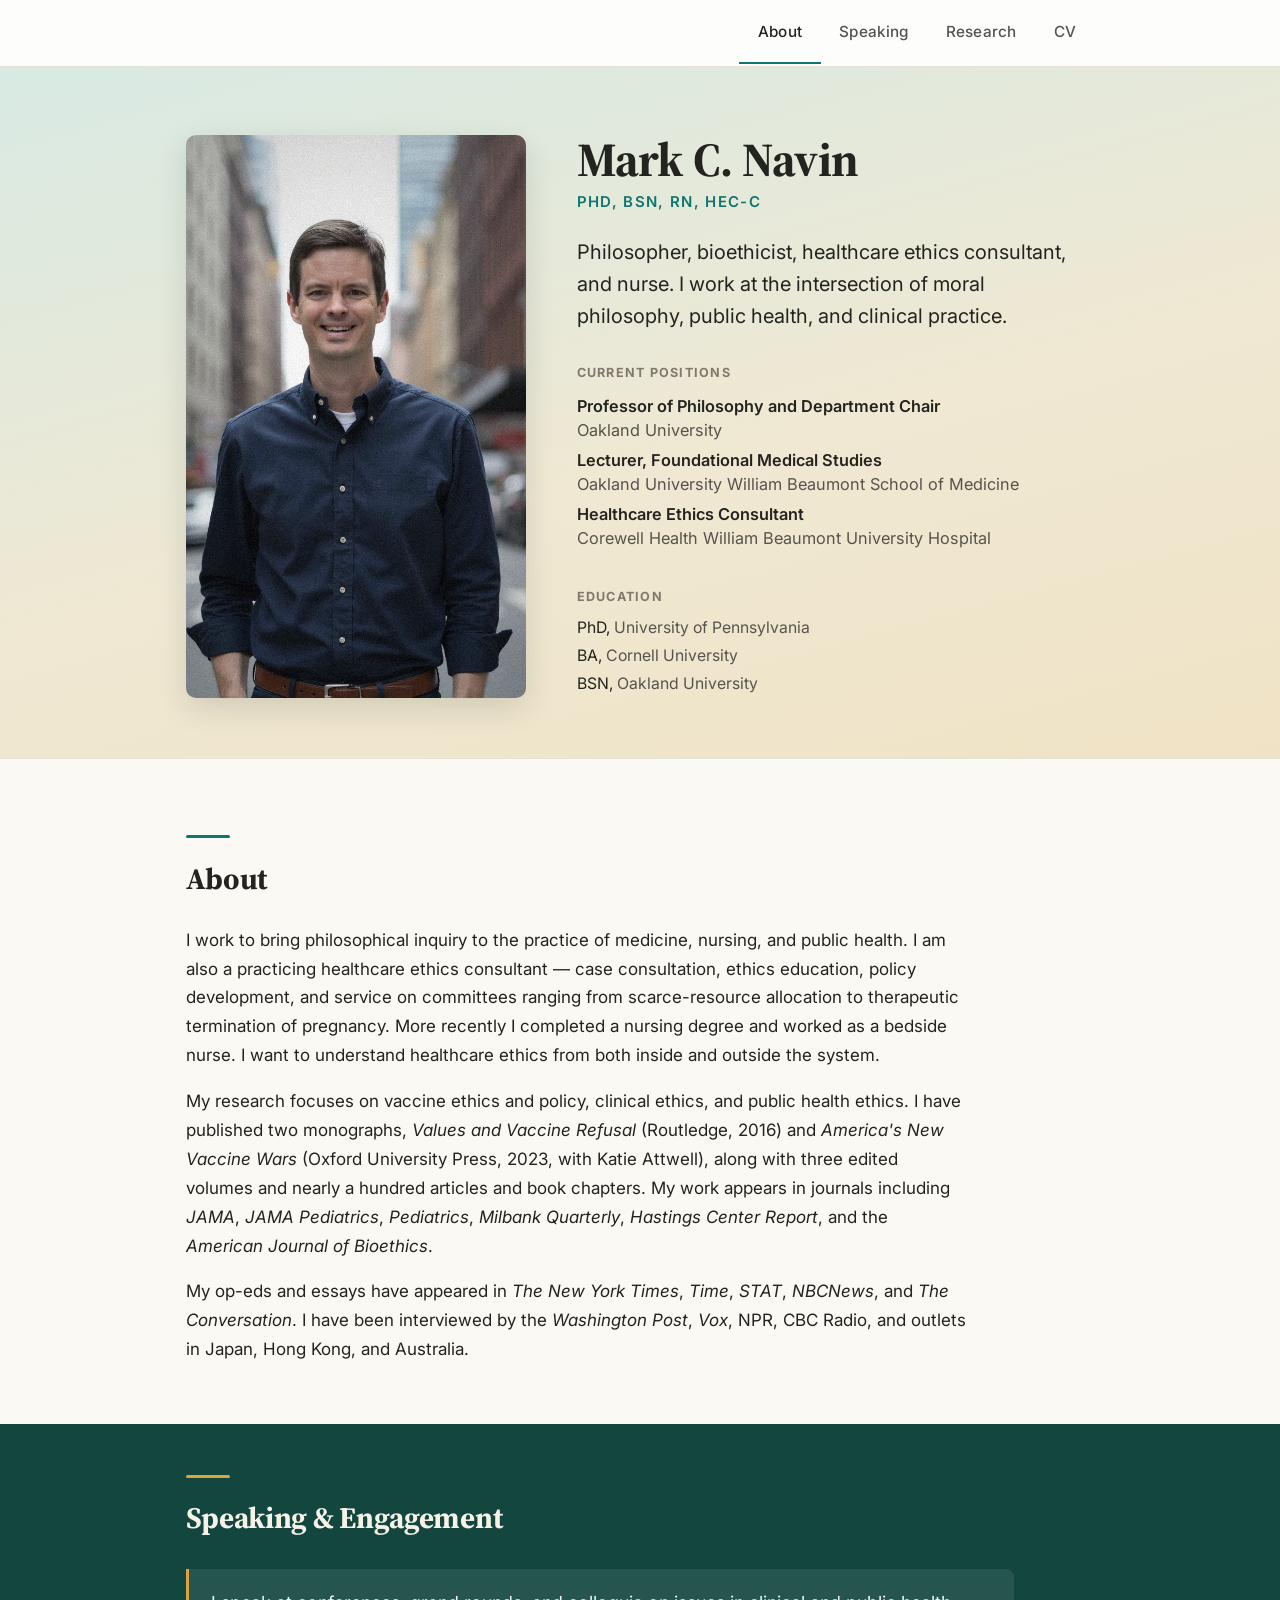
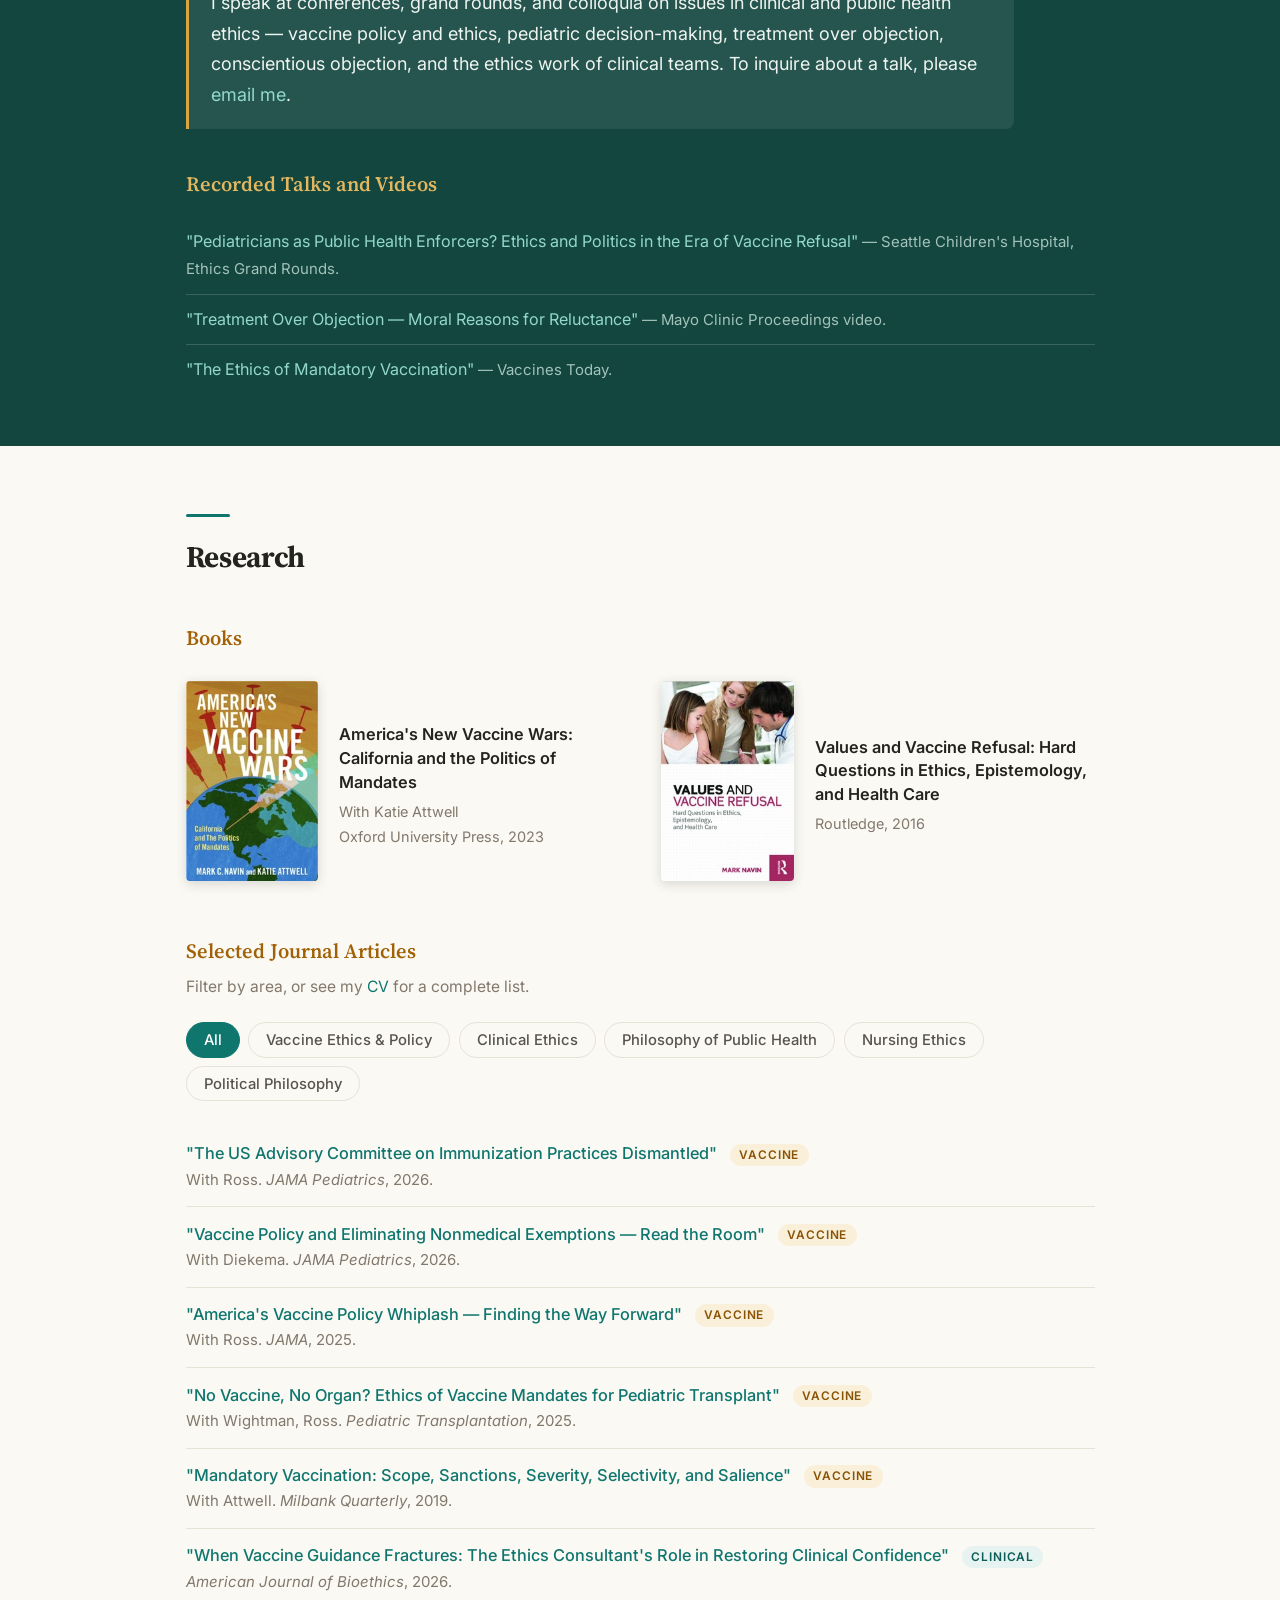
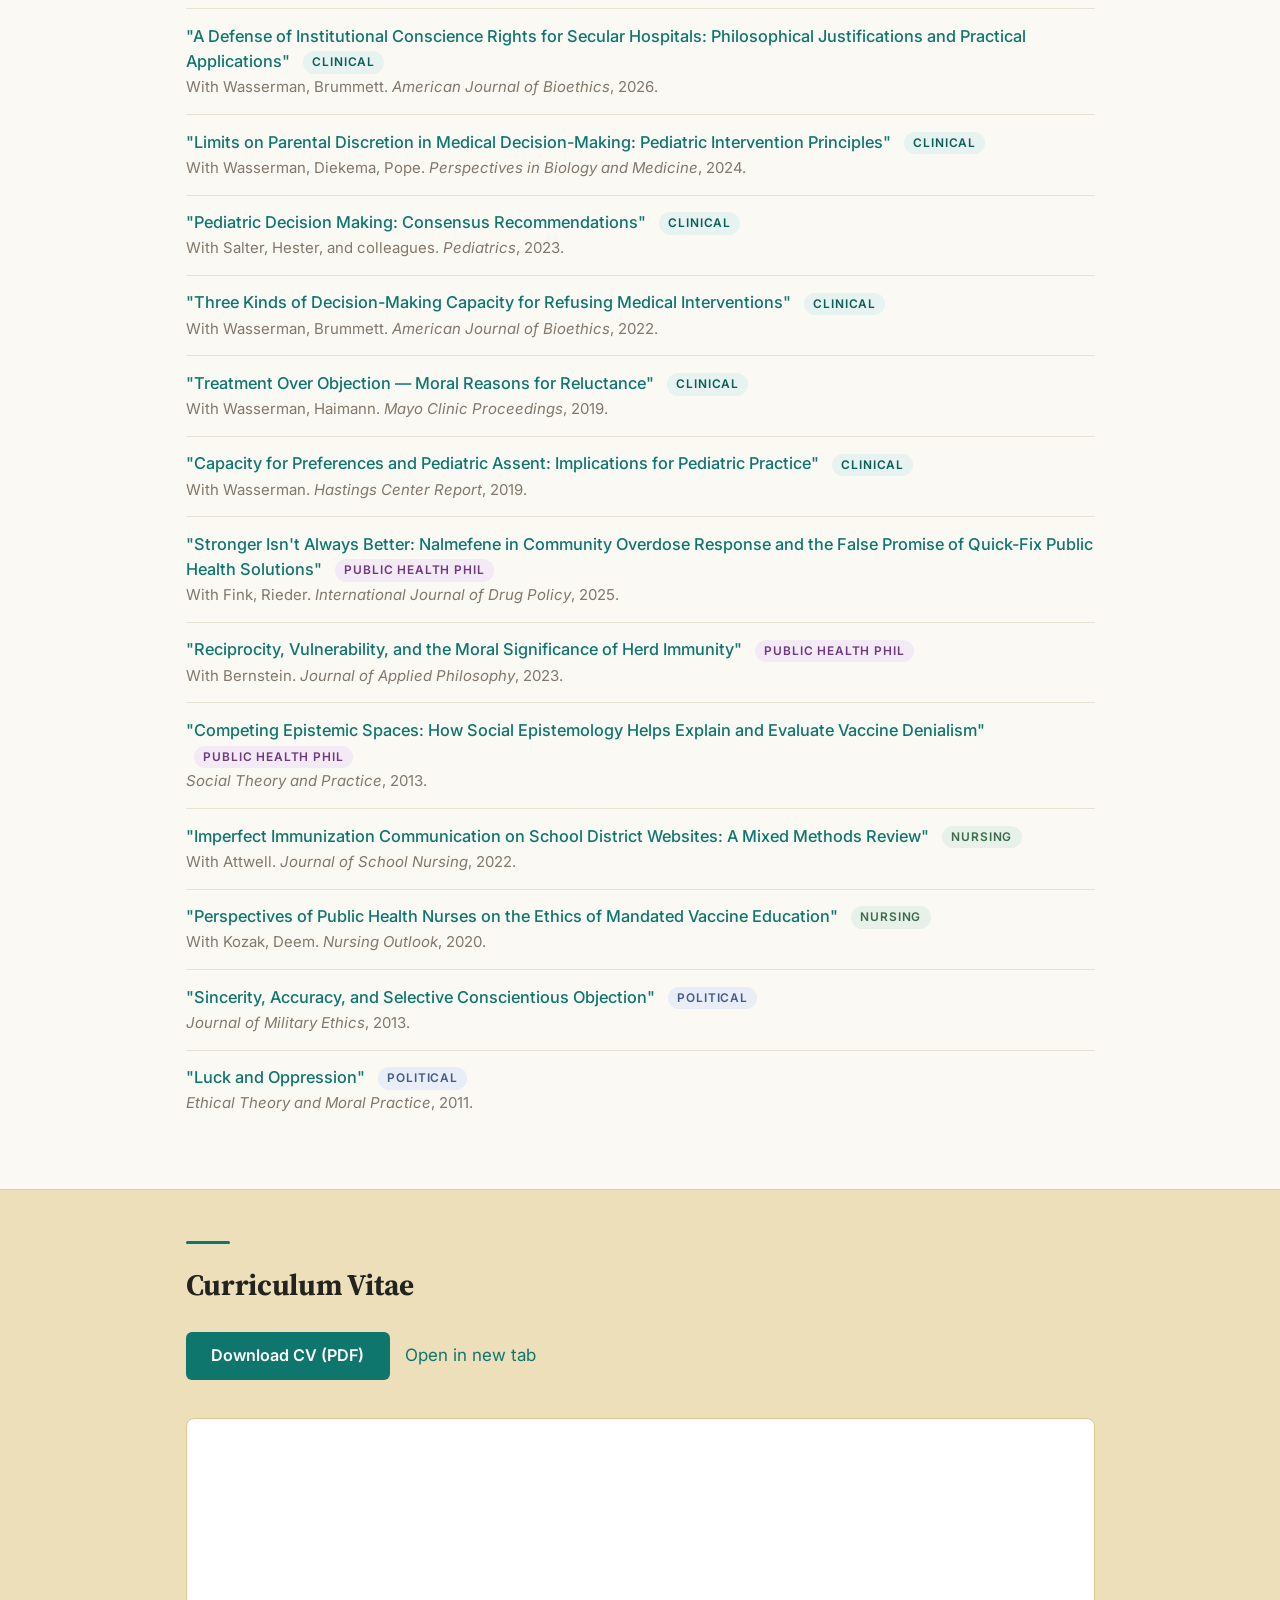
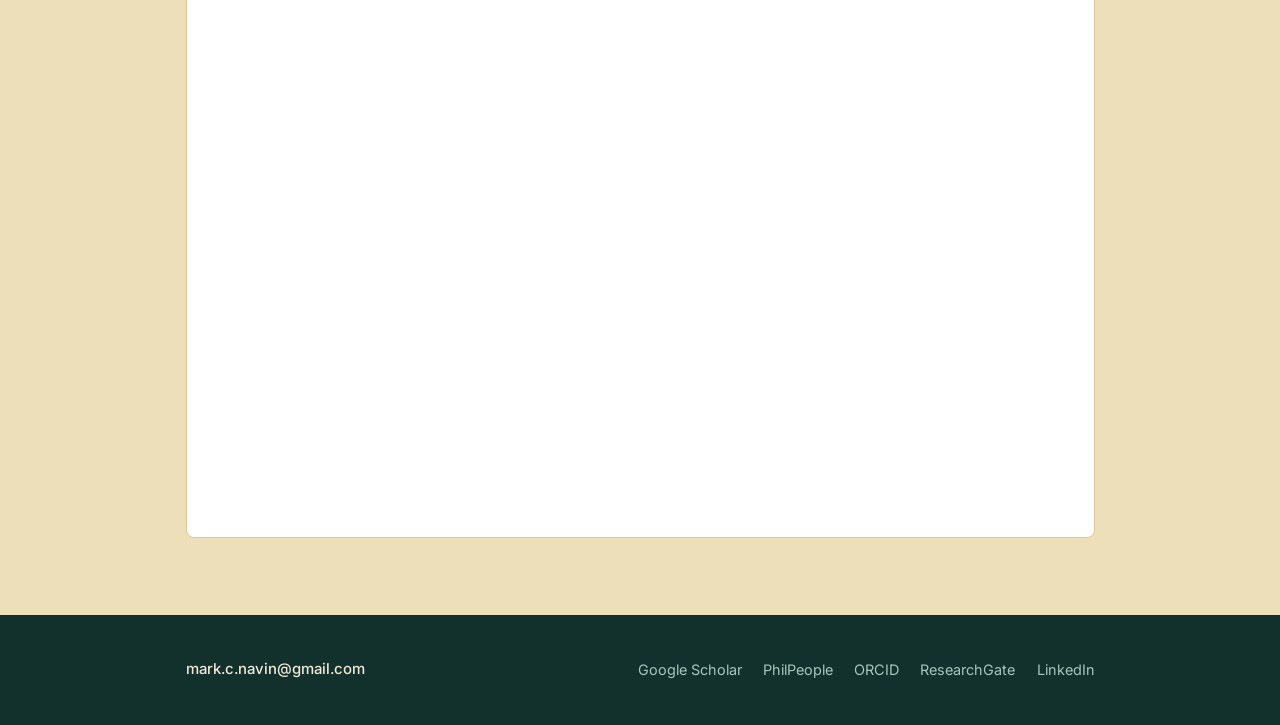
<file: index.html>
<!DOCTYPE html>
<html lang="en">
<head>
    <!-- Google tag (gtag.js) -->
    <script async src="https://www.googletagmanager.com/gtag/js?id=G-4WV3PVG4LS"></script>
    <script>
      window.dataLayer = window.dataLayer || [];
      function gtag(){dataLayer.push(arguments);}
      gtag('js', new Date());
      gtag('config', 'G-4WV3PVG4LS');
    </script>
    <meta charset="UTF-8">
    <meta name="viewport" content="width=device-width, initial-scale=1.0">
    <title>Mark C. Navin — Philosopher, Bioethicist, Nurse</title>
    <meta name="description" content="Mark Navin (Mark C. Navin) is a philosopher, bioethicist, healthcare ethics consultant, and nurse. Professor and Chair of Philosophy at Oakland University. Author of Values and Vaccine Refusal and America's New Vaccine Wars. Available for talks at hospitals, medical schools, and conferences.">
    <link rel="canonical" href="https://markcnavin.com/">
    <!-- Open Graph -->
    <meta property="og:title" content="Mark C. Navin — Philosopher, Bioethicist, Nurse">
    <meta property="og:description" content="Mark Navin is a philosopher, bioethicist, healthcare ethics consultant, and nurse. Professor at Oakland University. Author of Values and Vaccine Refusal and America's New Vaccine Wars.">
    <meta property="og:type" content="website">
    <meta property="og:url" content="https://markcnavin.com/">
    <meta property="og:image" content="https://markcnavin.com/images/headshot.jpg">
    <meta property="og:site_name" content="Mark C. Navin">
    <!-- Twitter/Bluesky card -->
    <meta name="twitter:card" content="summary">
    <meta name="twitter:title" content="Mark C. Navin — Philosopher, Bioethicist, Nurse">
    <meta name="twitter:description" content="Mark Navin is a philosopher, bioethicist, healthcare ethics consultant, and nurse. Professor at Oakland University. Author of Values and Vaccine Refusal and America's New Vaccine Wars.">
    <meta name="twitter:image" content="https://markcnavin.com/images/headshot.jpg">
    <!-- Structured Data -->
    <script type="application/ld+json">
    {
      "@context": "https://schema.org",
      "@type": "Person",
      "name": "Mark C. Navin",
      "alternateName": ["Mark Navin", "Mark Christopher Navin"],
      "url": "https://markcnavin.com",
      "image": "https://markcnavin.com/images/headshot.jpg",
      "jobTitle": ["Professor of Philosophy", "Department Chair", "Healthcare Ethics Consultant"],
      "worksFor": [
        {
          "@type": "EducationalOrganization",
          "name": "Oakland University",
          "url": "https://www.oakland.edu",
          "department": {
            "@type": "Organization",
            "name": "Department of Philosophy"
          },
          "address": {
            "@type": "PostalAddress",
            "addressLocality": "Rochester",
            "addressRegion": "MI",
            "addressCountry": "US"
          }
        },
        {
          "@type": "Hospital",
          "name": "Corewell Health William Beaumont University Hospital"
        }
      ],
      "alumniOf": [
        {
          "@type": "EducationalOrganization",
          "name": "University of Pennsylvania"
        },
        {
          "@type": "EducationalOrganization",
          "name": "Cornell University"
        }
      ],
      "hasCredential": [
        { "@type": "EducationalOccupationalCredential", "credentialCategory": "degree", "name": "PhD in Philosophy" },
        { "@type": "EducationalOccupationalCredential", "credentialCategory": "degree", "name": "BSN" },
        { "@type": "EducationalOccupationalCredential", "credentialCategory": "certificate", "name": "HEC-C" }
      ],
      "knowsAbout": ["bioethics", "vaccine ethics", "clinical ethics", "public health ethics", "nursing ethics", "pediatric ethics", "philosophy"],
      "sameAs": [
        "https://www.oakland.edu/phil/faculty/navin/",
        "https://scholar.google.com/citations?user=TUJq7hUAAAAJ&hl=en",
        "https://philpeople.org/profiles/mark-navin",
        "https://orcid.org/0000-0002-8511-6517",
        "https://www.researchgate.net/profile/Mark-Navin",
        "https://www.linkedin.com/in/mark-navin-7325602b2/"
      ]
    }
    </script>
    <link rel="stylesheet" href="style.css">
    <link rel="preconnect" href="https://fonts.googleapis.com">
    <link rel="preconnect" href="https://fonts.gstatic.com" crossorigin>
    <link href="https://fonts.googleapis.com/css2?family=Inter:wght@400;500;600;700&family=Source+Serif+4:opsz,wght@8..60,400;8..60,500;8..60,600;8..60,700&display=swap" rel="stylesheet">
</head>
<body>

<nav>
    <div class="container">
        <a href="#about" class="nav-name">Mark C. Navin</a>
        <button class="nav-toggle" aria-label="Toggle navigation" onclick="document.querySelector('.nav-links').classList.toggle('open')">
            <span></span><span></span><span></span>
        </button>
        <ul class="nav-links">
            <li><a href="#about">About</a></li>
            <li><a href="#speaking">Speaking</a></li>
            <li><a href="#research">Research</a></li>
            <li><a href="#cv">CV</a></li>
        </ul>
    </div>
</nav>

<section class="hero" id="about">
    <div class="container">
        <div class="about-header">
            <div class="headshot-frame">
                <img src="images/headshot.jpg" alt="Mark Navin" class="headshot">
            </div>
            <div class="about-intro">
                <h1>Mark C. Navin</h1>
                <p class="postnominals">PhD, BSN, RN, HEC-C</p>
                <p class="summary-statement">Philosopher, bioethicist, healthcare ethics consultant, and nurse. I work at the intersection of moral philosophy, public health, and clinical practice.</p>
                <div class="hero-positions">
                    <div class="label">Current Positions</div>
                    <ul>
                        <li><span class="role">Professor of Philosophy and Department Chair</span><br><span class="inst">Oakland University</span></li>
                        <li><span class="role">Lecturer, Foundational Medical Studies</span><br><span class="inst">Oakland University William Beaumont School of Medicine</span></li>
                        <li><span class="role">Healthcare Ethics Consultant</span><br><span class="inst">Corewell Health William Beaumont University Hospital</span></li>
                    </ul>
                </div>
                <div class="hero-degrees">
                    <span class="label">Education</span>
                    <ul>
                        <li>PhD, <span class="inst">University of Pennsylvania</span></li>
                        <li>BA, <span class="inst">Cornell University</span></li>
                        <li>BSN, <span class="inst">Oakland University</span></li>
                    </ul>
                </div>
            </div>
        </div>
    </div>
</section>

<main class="page-content">

    <section class="about-bio">
        <div class="container">
        <h2>About</h2>
        <p>I work to bring philosophical inquiry to the practice of medicine, nursing, and public health. I am also a practicing healthcare ethics consultant &mdash; case consultation, ethics education, policy development, and service on committees ranging from scarce-resource allocation to therapeutic termination of pregnancy. More recently I completed a nursing degree and worked as a bedside nurse. I want to understand healthcare ethics from both inside and outside the system.</p>

        <p>My research focuses on vaccine ethics and policy, clinical ethics, and public health ethics. I have published two monographs, <em>Values and Vaccine Refusal</em> (Routledge, 2016) and <em>America's New Vaccine Wars</em> (Oxford University Press, 2023, with Katie Attwell), along with three edited volumes and nearly a hundred articles and book chapters. My work appears in journals including <em>JAMA</em>, <em>JAMA Pediatrics</em>, <em>Pediatrics</em>, <em>Milbank Quarterly</em>, <em>Hastings Center Report</em>, and the <em>American Journal of Bioethics</em>.</p>

        <p>My op-eds and essays have appeared in <em>The New York Times</em>, <em>Time</em>, <em>STAT</em>, <em>NBCNews</em>, and <em>The Conversation</em>. I have been interviewed by the <em>Washington Post</em>, <em>Vox</em>, NPR, CBC Radio, and outlets in Japan, Hong Kong, and Australia.</p>
        </div>
    </section>

    <!-- ==================== SPEAKING & ENGAGEMENT ==================== -->
    <section id="speaking" class="band band-teal">
        <div class="container">
        <h2>Speaking &amp; Engagement</h2>

        <p class="availability">I speak at conferences, grand rounds, and colloquia on issues in clinical and public health ethics &mdash; vaccine policy and ethics, pediatric decision-making, treatment over objection, conscientious objection, and the ethics work of clinical teams. To inquire about a talk, please <a href="mailto:mark.c.navin@gmail.com">email me</a>.</p>

        <h3>Recorded Talks and Videos</h3>
        <ul class="writing-list">
            <li>
                <a href="https://www.youtube.com/watch?v=HvRuu9E6OJQ&t=1s" target="_blank" rel="noopener">"Pediatricians as Public Health Enforcers? Ethics and Politics in the Era of Vaccine Refusal"</a>
                <span class="pub-meta"> — Seattle Children's Hospital, Ethics Grand Rounds.</span>
            </li>
            <li>
                <a href="https://www.youtube.com/watch?v=Ulrll1knstg" target="_blank" rel="noopener">"Treatment Over Objection — Moral Reasons for Reluctance"</a>
                <span class="pub-meta"> — Mayo Clinic Proceedings video.</span>
            </li>
            <li>
                <a href="https://www.youtube.com/watch?v=YJ35iVTdbrA" target="_blank" rel="noopener">"The Ethics of Mandatory Vaccination"</a>
                <span class="pub-meta"> — Vaccines Today.</span>
            </li>
        </ul>
        </div>
    </section>

    <!-- ==================== RESEARCH ==================== -->
    <section id="research">
        <div class="container">
        <h2>Research</h2>

        <h3>Books</h3>
        <div class="books">
            <div class="book">
                <a href="https://global.oup.com/academic/product/americas-new-vaccine-wars-9780197613238" target="_blank" rel="noopener">
                    <img src="images/americas-vaccine-wars-cover.jpg" alt="America's New Vaccine Wars book cover">
                </a>
                <div class="book-info">
                    <span class="book-title">America's New Vaccine Wars: California and the Politics of Mandates</span>
                    <span class="book-meta">With Katie Attwell<br>Oxford University Press, 2023</span>
                </div>
            </div>
            <div class="book">
                <a href="https://www.routledge.com/Values-and-Vaccine-Refusal-Hard-Questions-in-Ethics-Epistemology-and-Health-Care/Navin/p/book/9781138478213" target="_blank" rel="noopener">
                    <img src="images/values-vaccine-refusal-cover.jpg" alt="Values and Vaccine Refusal book cover">
                </a>
                <div class="book-info">
                    <span class="book-title">Values and Vaccine Refusal: Hard Questions in Ethics, Epistemology, and Health Care</span>
                    <span class="book-meta">Routledge, 2016</span>
                </div>
            </div>
        </div>

        <h3>Selected Journal Articles</h3>
        <p class="section-note">Filter by area, or see my <a href="#cv">CV</a> for a complete list.</p>

        <div class="pub-filters" role="tablist" aria-label="Filter publications by area">
            <button class="pub-filter is-active" data-cat="all">All</button>
            <button class="pub-filter" data-cat="vaccine">Vaccine Ethics &amp; Policy</button>
            <button class="pub-filter" data-cat="clinical">Clinical Ethics</button>
            <button class="pub-filter" data-cat="phil">Philosophy of Public Health</button>
            <button class="pub-filter" data-cat="nursing">Nursing Ethics</button>
            <button class="pub-filter" data-cat="political">Political Philosophy</button>
        </div>

        <ul class="pub-list" id="pub-list">
            <li data-cat="vaccine">
                <span class="pub-title"><a href="https://doi.org/10.1001/jamapediatrics.2026.0415" target="_blank" rel="noopener">"The US Advisory Committee on Immunization Practices Dismantled"</a></span>
                <span class="pub-cat">Vaccine</span><br>
                <span class="pub-meta">With Ross. <em>JAMA Pediatrics</em>, 2026.</span>
            </li>
            <li data-cat="vaccine">
                <span class="pub-title"><a href="https://doi.org/10.1001/jamapediatrics.2025.5290" target="_blank" rel="noopener">"Vaccine Policy and Eliminating Nonmedical Exemptions — Read the Room"</a></span>
                <span class="pub-cat">Vaccine</span><br>
                <span class="pub-meta">With Diekema. <em>JAMA Pediatrics</em>, 2026.</span>
            </li>
            <li data-cat="vaccine">
                <span class="pub-title"><a href="https://doi.org/10.1001/jama.2025.19088" target="_blank" rel="noopener">"America's Vaccine Policy Whiplash — Finding the Way Forward"</a></span>
                <span class="pub-cat">Vaccine</span><br>
                <span class="pub-meta">With Ross. <em>JAMA</em>, 2025.</span>
            </li>
            <li data-cat="vaccine">
                <span class="pub-title"><a href="https://doi.org/10.1111/petr.70019" target="_blank" rel="noopener">"No Vaccine, No Organ? Ethics of Vaccine Mandates for Pediatric Transplant"</a></span>
                <span class="pub-cat">Vaccine</span><br>
                <span class="pub-meta">With Wightman, Ross. <em>Pediatric Transplantation</em>, 2025.</span>
            </li>
            <li data-cat="vaccine">
                <span class="pub-title"><a href="https://doi.org/10.1111/1468-0009.12417" target="_blank" rel="noopener">"Mandatory Vaccination: Scope, Sanctions, Severity, Selectivity, and Salience"</a></span>
                <span class="pub-cat">Vaccine</span><br>
                <span class="pub-meta">With Attwell. <em>Milbank Quarterly</em>, 2019.</span>
            </li>
            <li data-cat="clinical">
                <span class="pub-title"><a href="https://doi.org/10.1080/15265161.2026.2678937" target="_blank" rel="noopener">"When Vaccine Guidance Fractures: The Ethics Consultant's Role in Restoring Clinical Confidence"</a></span>
                <span class="pub-cat">Clinical</span><br>
                <span class="pub-meta"><em>American Journal of Bioethics</em>, 2026.</span>
            </li>
            <li data-cat="clinical">
                <span class="pub-title"><a href="https://doi.org/10.1080/15265161.2025.2570673" target="_blank" rel="noopener">"A Defense of Institutional Conscience Rights for Secular Hospitals: Philosophical Justifications and Practical Applications"</a></span>
                <span class="pub-cat">Clinical</span><br>
                <span class="pub-meta">With Wasserman, Brummett. <em>American Journal of Bioethics</em>, 2026.</span>
            </li>
            <li data-cat="clinical">
                <span class="pub-title"><a href="https://doi.org/10.1353/pbm.2024.a929023" target="_blank" rel="noopener">"Limits on Parental Discretion in Medical Decision-Making: Pediatric Intervention Principles"</a></span>
                <span class="pub-cat">Clinical</span><br>
                <span class="pub-meta">With Wasserman, Diekema, Pope. <em>Perspectives in Biology and Medicine</em>, 2024.</span>
            </li>
            <li data-cat="clinical">
                <span class="pub-title"><a href="https://doi.org/10.1542/peds.2023-061832" target="_blank" rel="noopener">"Pediatric Decision Making: Consensus Recommendations"</a></span>
                <span class="pub-cat">Clinical</span><br>
                <span class="pub-meta">With Salter, Hester, and colleagues. <em>Pediatrics</em>, 2023.</span>
            </li>
            <li data-cat="clinical">
                <span class="pub-title"><a href="https://doi.org/10.1080/15265161.2021.1941423" target="_blank" rel="noopener">"Three Kinds of Decision-Making Capacity for Refusing Medical Interventions"</a></span>
                <span class="pub-cat">Clinical</span><br>
                <span class="pub-meta">With Wasserman, Brummett. <em>American Journal of Bioethics</em>, 2022.</span>
            </li>
            <li data-cat="clinical">
                <span class="pub-title"><a href="https://doi.org/10.1016/j.mayocp.2019.08.011" target="_blank" rel="noopener">"Treatment Over Objection — Moral Reasons for Reluctance"</a></span>
                <span class="pub-cat">Clinical</span><br>
                <span class="pub-meta">With Wasserman, Haimann. <em>Mayo Clinic Proceedings</em>, 2019.</span>
            </li>
            <li data-cat="clinical">
                <span class="pub-title"><a href="https://doi.org/10.1002/hast.980" target="_blank" rel="noopener">"Capacity for Preferences and Pediatric Assent: Implications for Pediatric Practice"</a></span>
                <span class="pub-cat">Clinical</span><br>
                <span class="pub-meta">With Wasserman. <em>Hastings Center Report</em>, 2019.</span>
            </li>
            <li data-cat="phil">
                <span class="pub-title"><a href="https://doi.org/10.1016/j.drugpo.2025.104945" target="_blank" rel="noopener">"Stronger Isn't Always Better: Nalmefene in Community Overdose Response and the False Promise of Quick-Fix Public Health Solutions"</a></span>
                <span class="pub-cat">Public Health Phil</span><br>
                <span class="pub-meta">With Fink, Rieder. <em>International Journal of Drug Policy</em>, 2025.</span>
            </li>
            <li data-cat="phil">
                <span class="pub-title"><a href="https://doi.org/10.1111/japp.12671" target="_blank" rel="noopener">"Reciprocity, Vulnerability, and the Moral Significance of Herd Immunity"</a></span>
                <span class="pub-cat">Public Health Phil</span><br>
                <span class="pub-meta">With Bernstein. <em>Journal of Applied Philosophy</em>, 2023.</span>
            </li>
            <li data-cat="phil">
                <span class="pub-title"><a href="https://doi.org/10.5840/soctheorpract201339214" target="_blank" rel="noopener">"Competing Epistemic Spaces: How Social Epistemology Helps Explain and Evaluate Vaccine Denialism"</a></span>
                <span class="pub-cat">Public Health Phil</span><br>
                <span class="pub-meta"><em>Social Theory and Practice</em>, 2013.</span>
            </li>
            <li data-cat="nursing">
                <span class="pub-title"><a href="https://doi.org/10.1177/1059840520970886" target="_blank" rel="noopener">"Imperfect Immunization Communication on School District Websites: A Mixed Methods Review"</a></span>
                <span class="pub-cat">Nursing</span><br>
                <span class="pub-meta">With Attwell. <em>Journal of School Nursing</em>, 2022.</span>
            </li>
            <li data-cat="nursing">
                <span class="pub-title"><a href="https://doi.org/10.1016/j.outlook.2019.06.014" target="_blank" rel="noopener">"Perspectives of Public Health Nurses on the Ethics of Mandated Vaccine Education"</a></span>
                <span class="pub-cat">Nursing</span><br>
                <span class="pub-meta">With Kozak, Deem. <em>Nursing Outlook</em>, 2020.</span>
            </li>
            <li data-cat="political">
                <span class="pub-title"><a href="https://doi.org/10.1080/15027570.2013.818404" target="_blank" rel="noopener">"Sincerity, Accuracy, and Selective Conscientious Objection"</a></span>
                <span class="pub-cat">Political</span><br>
                <span class="pub-meta"><em>Journal of Military Ethics</em>, 2013.</span>
            </li>
            <li data-cat="political">
                <span class="pub-title"><a href="https://doi.org/10.1007/s10677-010-9260-9" target="_blank" rel="noopener">"Luck and Oppression"</a></span>
                <span class="pub-cat">Political</span><br>
                <span class="pub-meta"><em>Ethical Theory and Moral Practice</em>, 2011.</span>
            </li>
        </ul>
        </div>
    </section>

    <!-- ==================== CV ==================== -->
    <section id="cv" class="band band-sand">
        <div class="container">
        <h2>Curriculum Vitae</h2>
        <div class="cv-actions">
            <a href="files/navin-cv.pdf" class="cv-download" download>Download CV (PDF)</a>
            <a href="files/navin-cv.pdf" target="_blank" rel="noopener">Open in new tab</a>
        </div>
        <iframe src="files/navin-cv.pdf" class="cv-embed" title="Mark C. Navin CV"></iframe>
        </div>
    </section>

</main>

<footer>
    <div class="container">
        <div class="footer-contact">
            <a href="mailto:mark.c.navin@gmail.com">mark.c.navin@gmail.com</a>
        </div>
        <div class="footer-profiles">
            <a href="https://scholar.google.com/citations?user=TUJq7hUAAAAJ&hl=en" target="_blank" rel="noopener">Google Scholar</a>
            <a href="https://philpeople.org/profiles/mark-navin" target="_blank" rel="noopener">PhilPeople</a>
            <a href="https://orcid.org/0000-0002-8511-6517" target="_blank" rel="noopener">ORCID</a>
            <a href="https://www.researchgate.net/profile/Mark-Navin" target="_blank" rel="noopener">ResearchGate</a>
            <a href="https://www.linkedin.com/in/mark-navin-7325602b2/" target="_blank" rel="noopener">LinkedIn</a>
        </div>
    </div>
</footer>

<script>
// Publications filter
(function() {
    var buttons = document.querySelectorAll('.pub-filter');
    var items = document.querySelectorAll('#pub-list > li');
    buttons.forEach(function(btn) {
        btn.addEventListener('click', function() {
            var cat = btn.getAttribute('data-cat');
            buttons.forEach(function(b) { b.classList.remove('is-active'); });
            btn.classList.add('is-active');
            items.forEach(function(li) {
                if (cat === 'all' || li.getAttribute('data-cat') === cat) {
                    li.classList.remove('is-hidden');
                } else {
                    li.classList.add('is-hidden');
                }
            });
        });
    });
})();

// Active-section highlighting in nav + show nav-name once user scrolls past hero
(function() {
    var sections = ['about', 'speaking', 'research', 'cv'];
    var links = {};
    sections.forEach(function(id) {
        var l = document.querySelector('.nav-links a[href="#' + id + '"]');
        if (l) links[id] = l;
    });
    var hero = document.getElementById('about');
    var heroBottom = hero ? hero.offsetTop + hero.offsetHeight - 80 : 200;
    function update() {
        var pos = window.scrollY + 90;
        var current = sections[0];
        sections.forEach(function(id) {
            var el = document.getElementById(id);
            if (el && el.offsetTop <= pos) current = id;
        });
        Object.keys(links).forEach(function(id) {
            links[id].classList.toggle('active', id === current);
        });
        document.body.classList.toggle('has-scrolled', window.scrollY > heroBottom);
    }
    window.addEventListener('scroll', update, { passive: true });
    window.addEventListener('resize', function() {
        heroBottom = hero ? hero.offsetTop + hero.offsetHeight - 80 : 200;
    });
    update();
})();
</script>

</body>
</html>
</file>
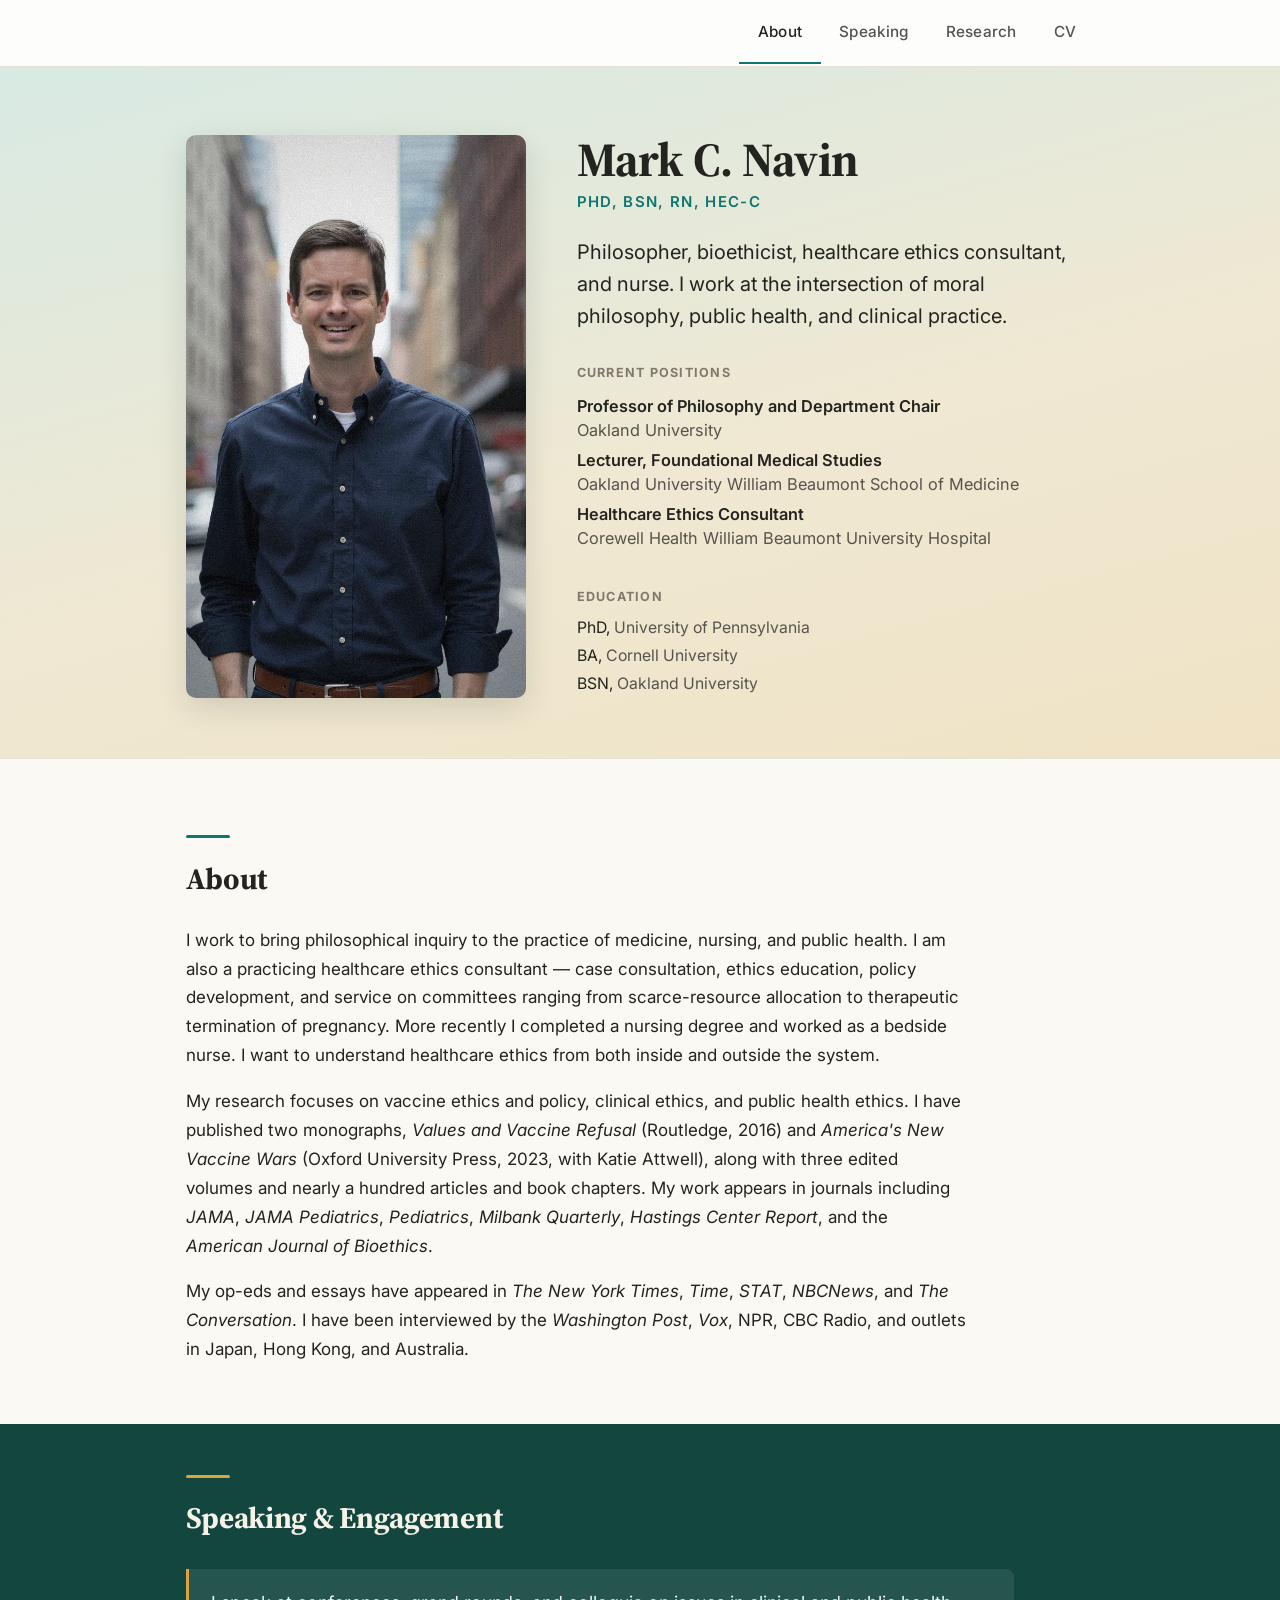
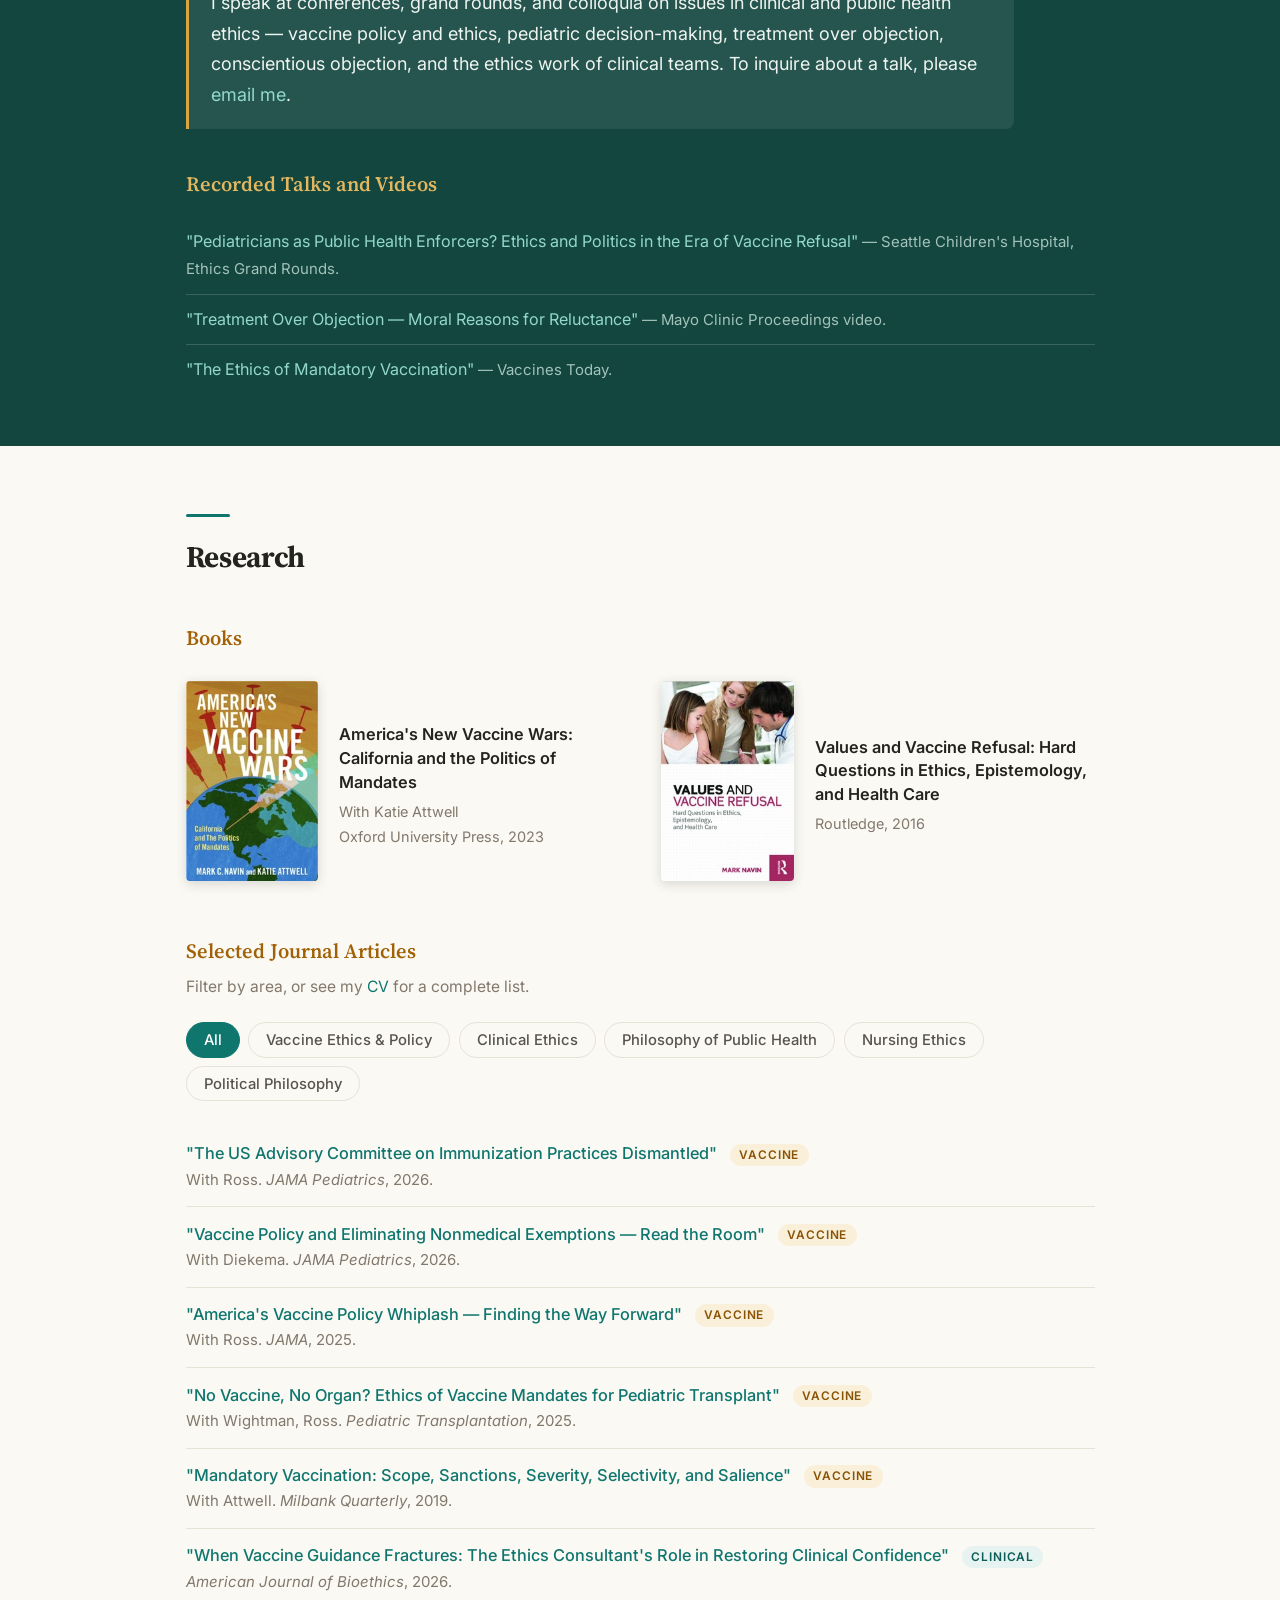
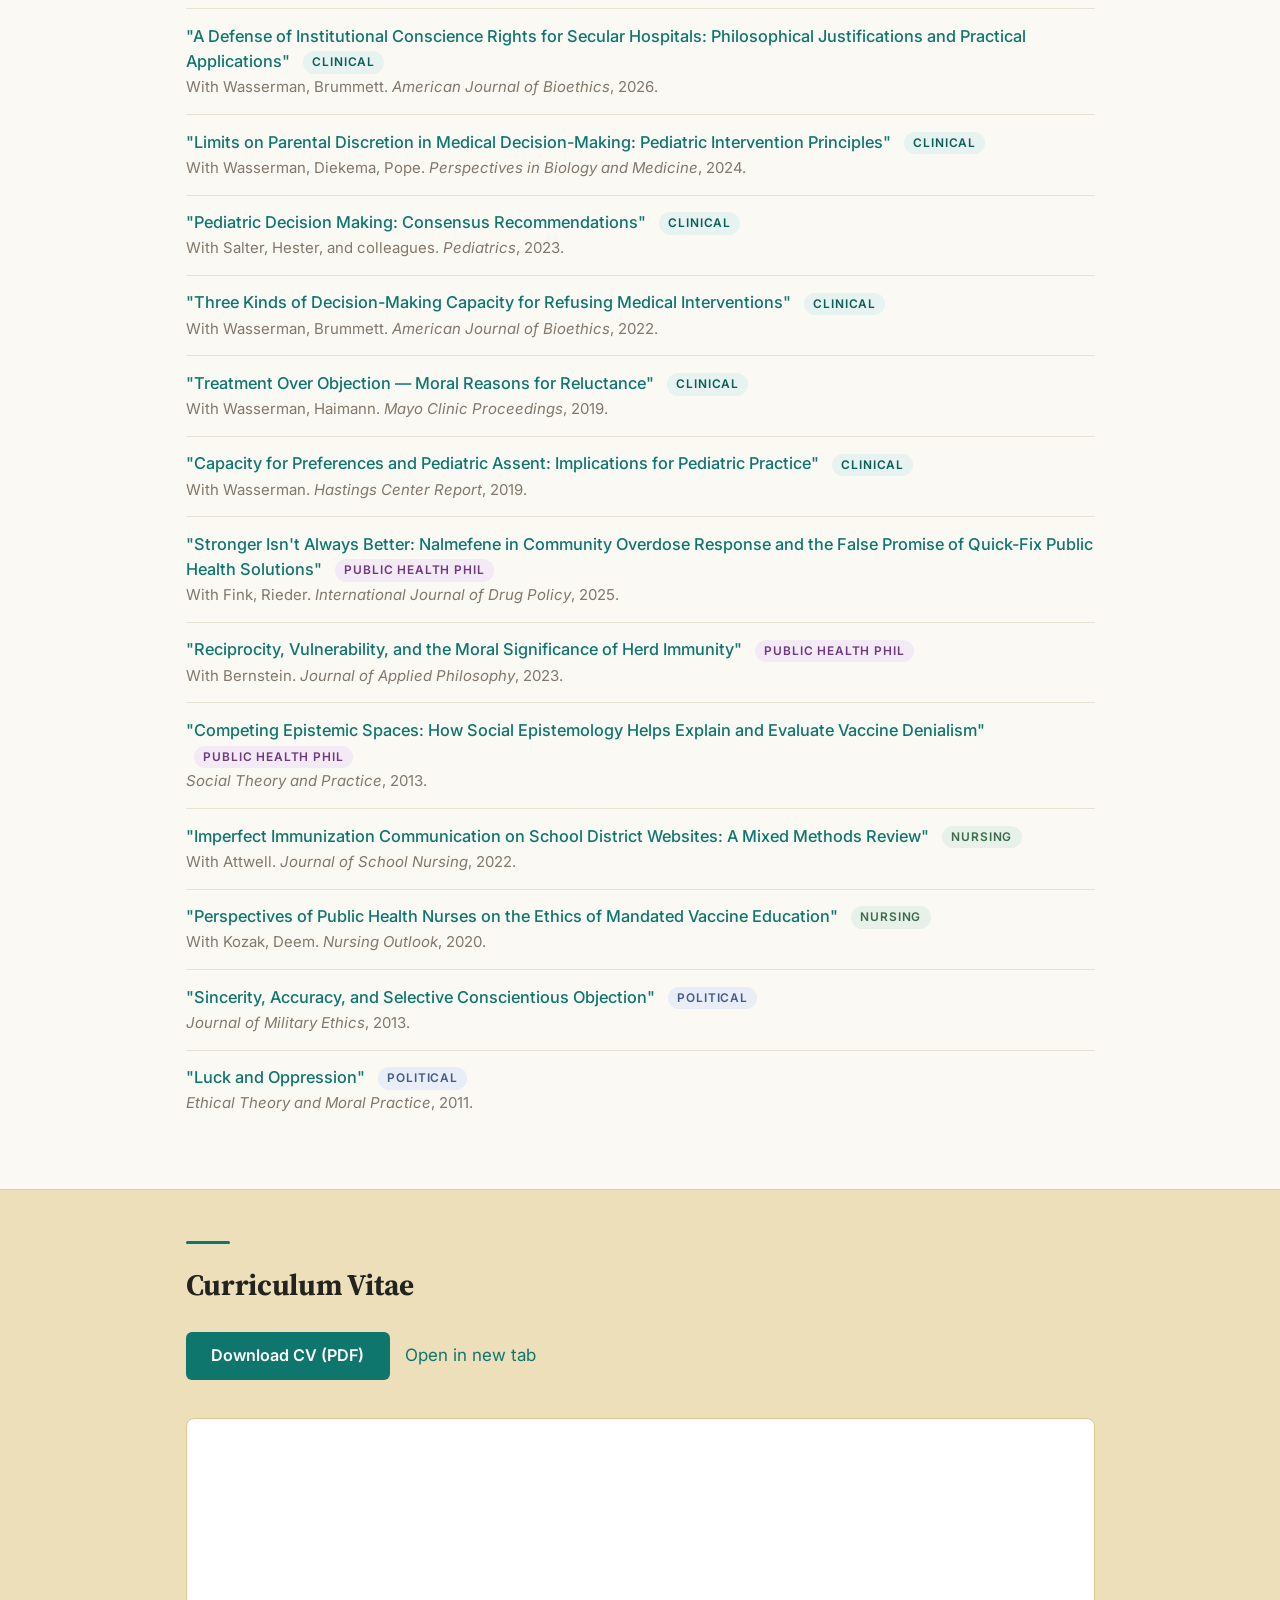
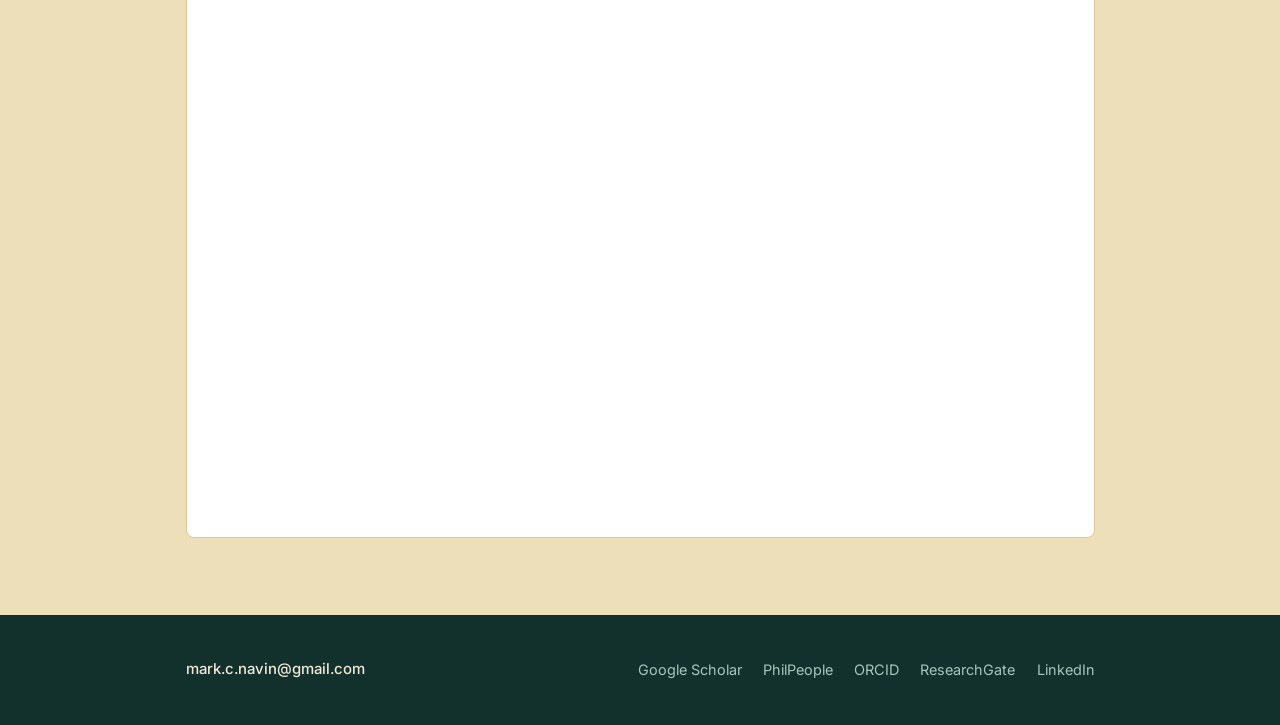
<file: cv.html>
<!DOCTYPE html>
<html lang="en">
<head>
    <meta charset="UTF-8">
    <title>CV — Mark C. Navin</title>
    <link rel="canonical" href="https://markcnavin.com/#cv">
    <meta http-equiv="refresh" content="0; url=/#cv">
    <script>window.location.replace('/#cv');</script>
</head>
<body>
    <p>Redirecting to <a href="/#cv">markcnavin.com/#cv</a>…</p>
</body>
</html>
</file>
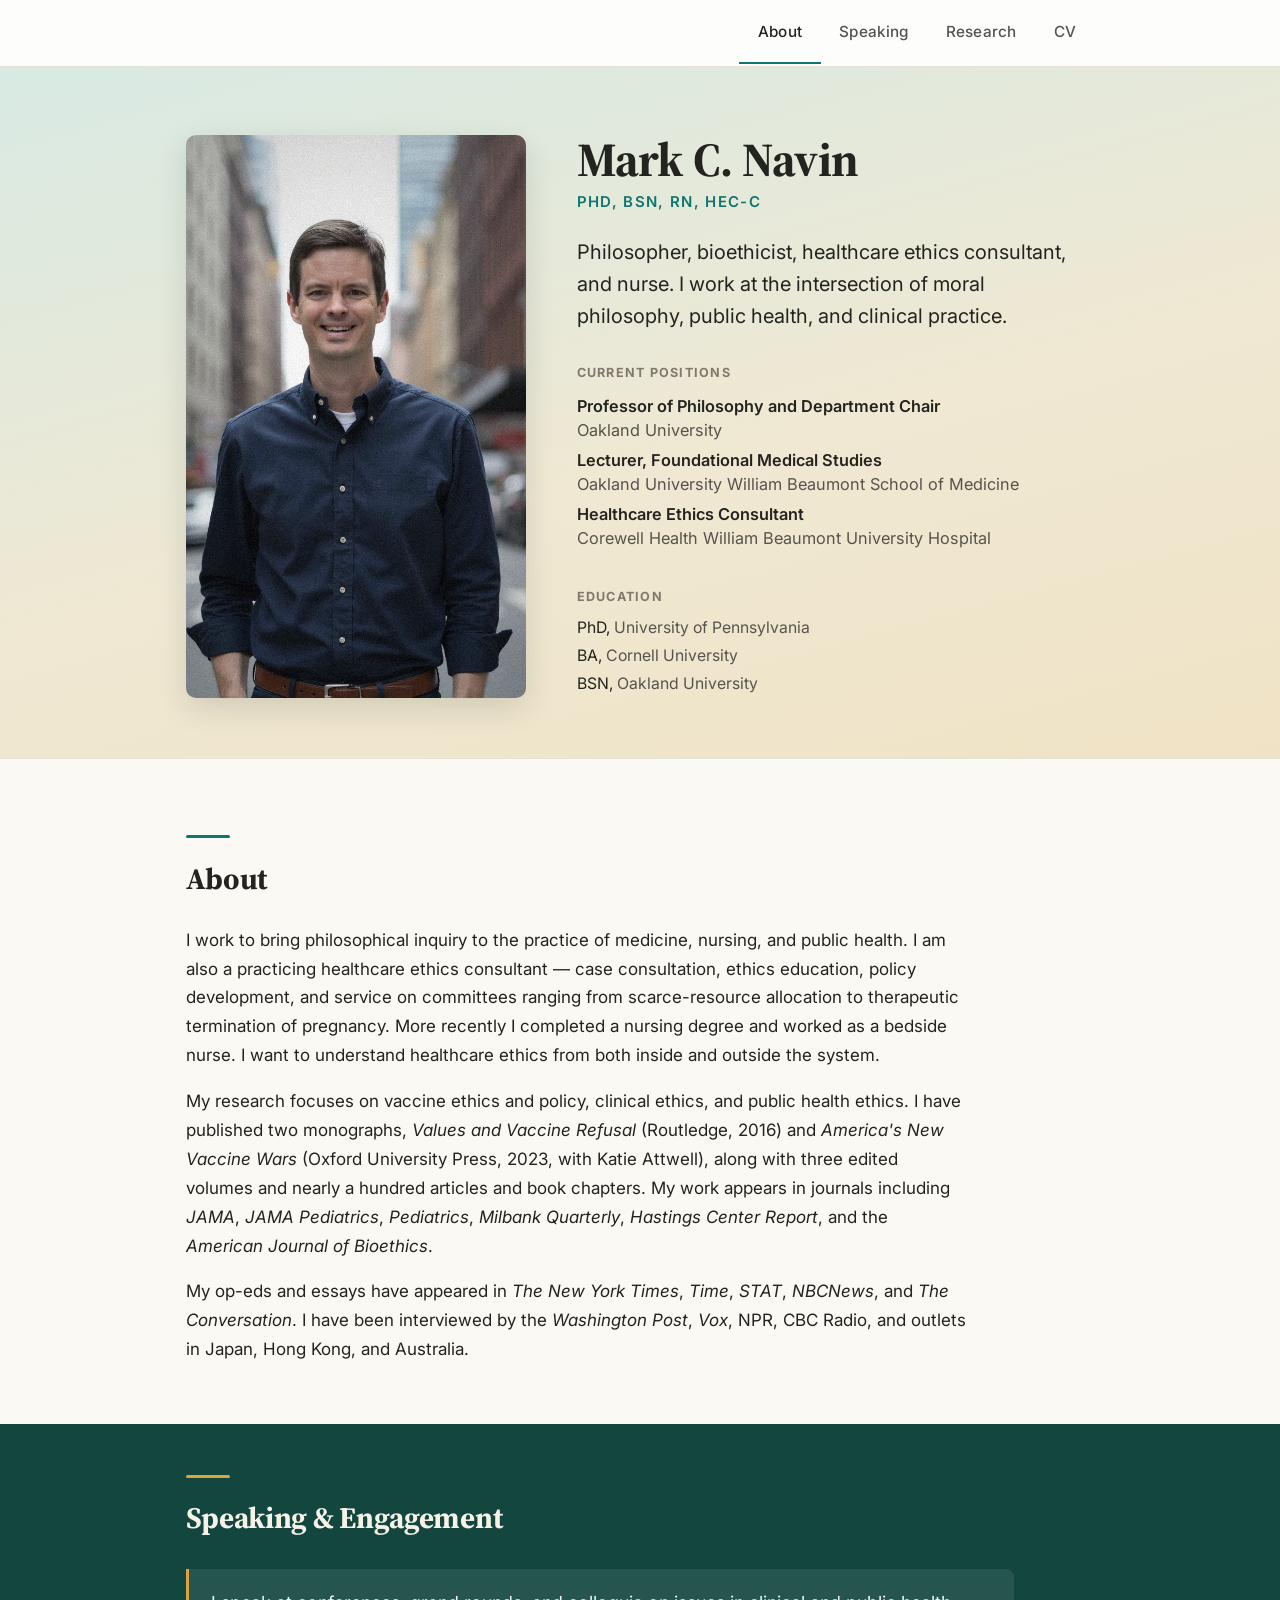
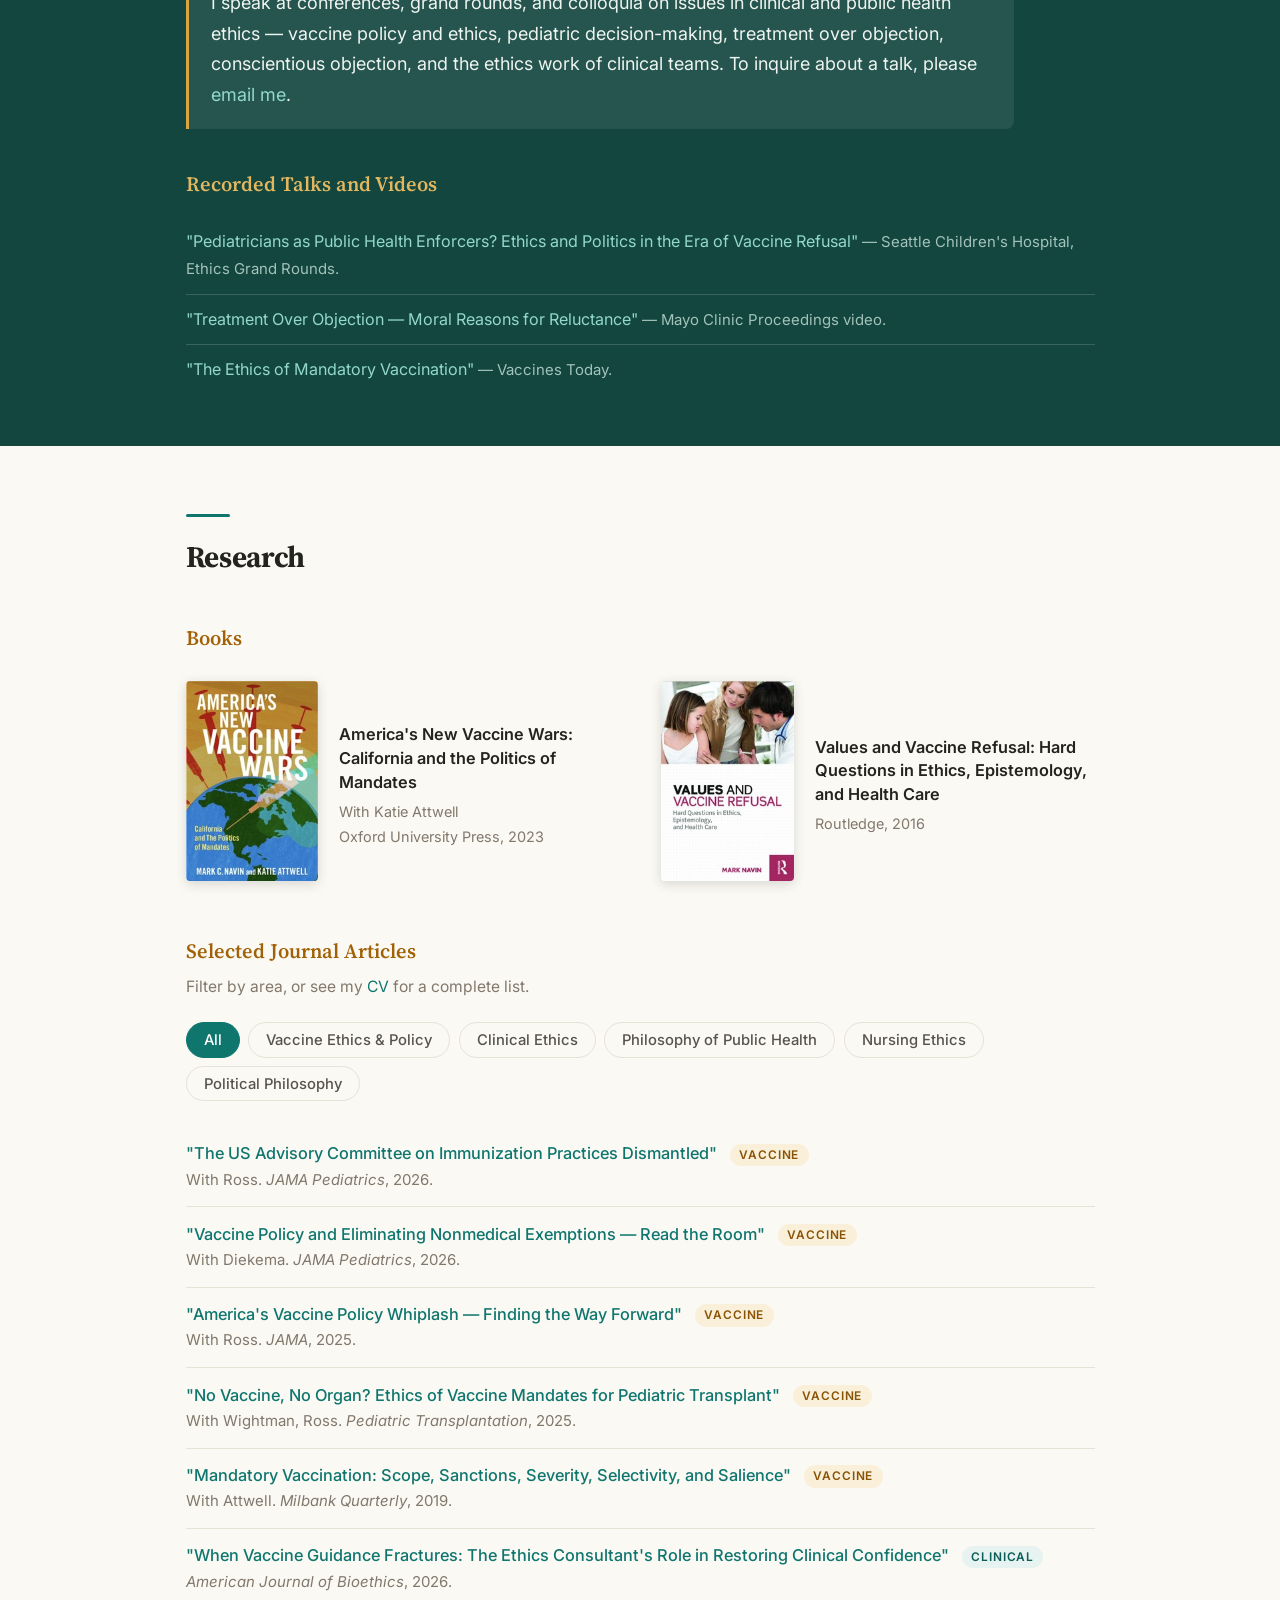
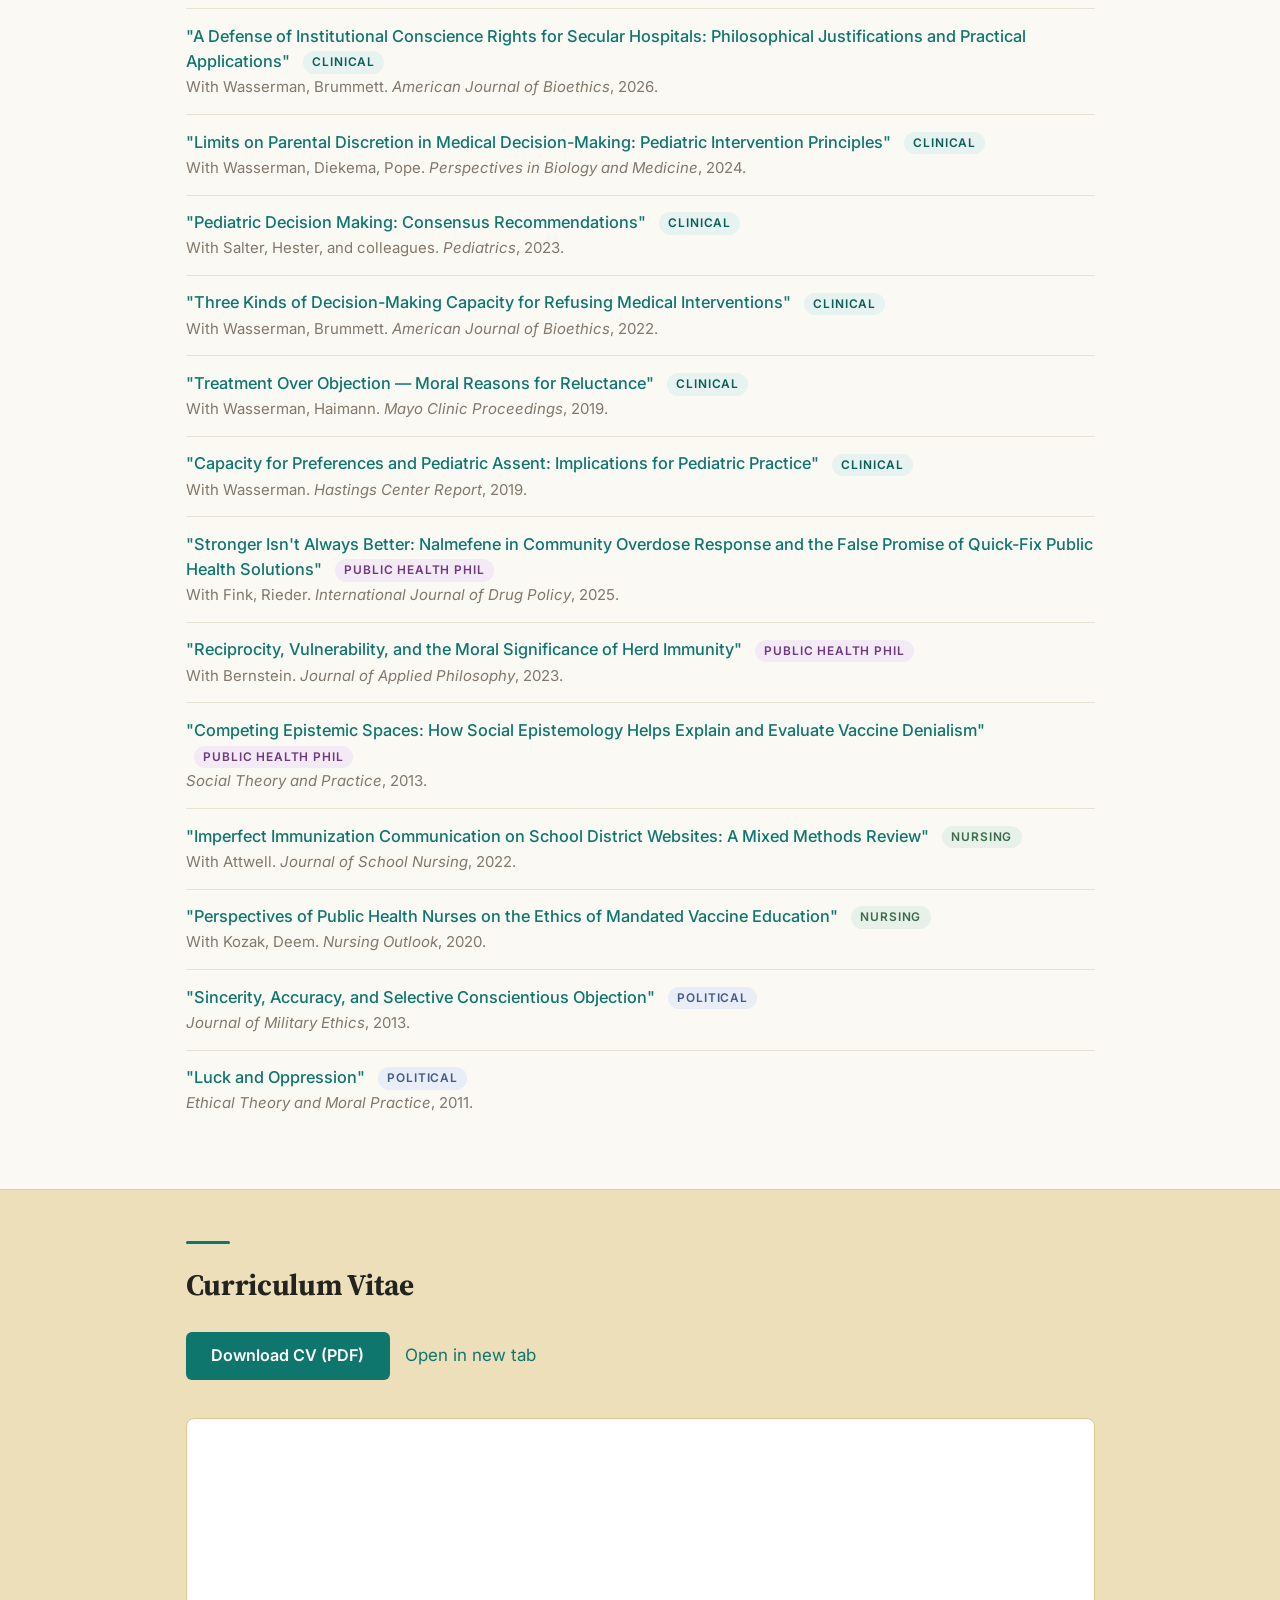
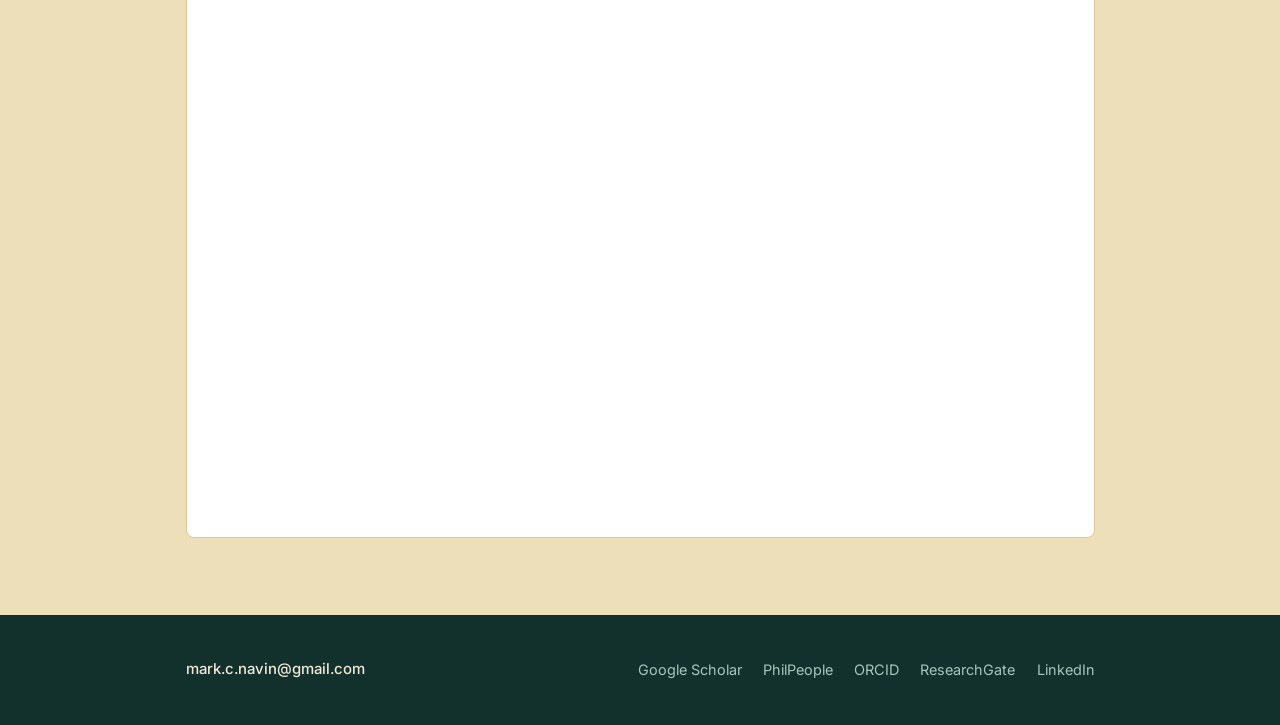
<file: engagement.html>
<!DOCTYPE html>
<html lang="en">
<head>
    <meta charset="UTF-8">
    <title>Engagement — Mark C. Navin</title>
    <link rel="canonical" href="https://markcnavin.com/#speaking">
    <meta http-equiv="refresh" content="0; url=/#speaking">
    <script>window.location.replace('/#speaking');</script>
</head>
<body>
    <p>Redirecting to <a href="/#speaking">markcnavin.com/#speaking</a>…</p>
</body>
</html>
</file>
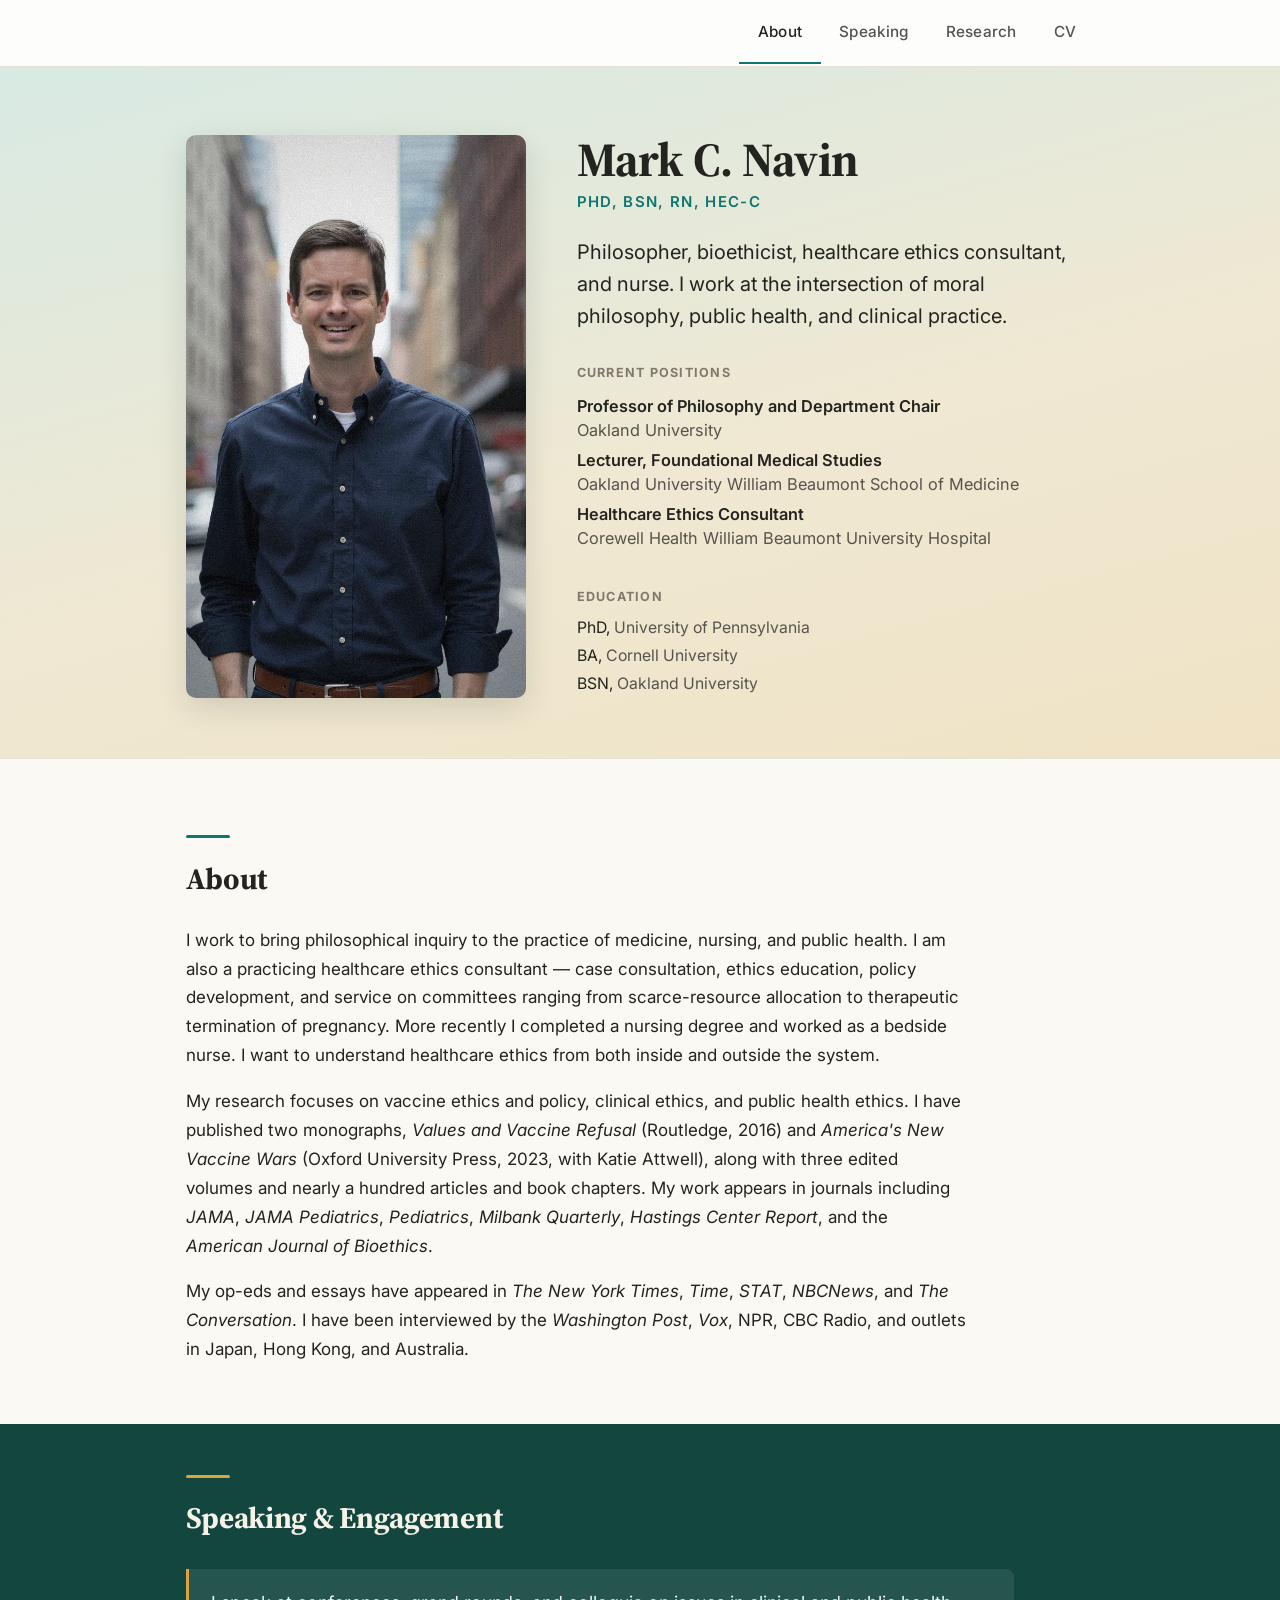
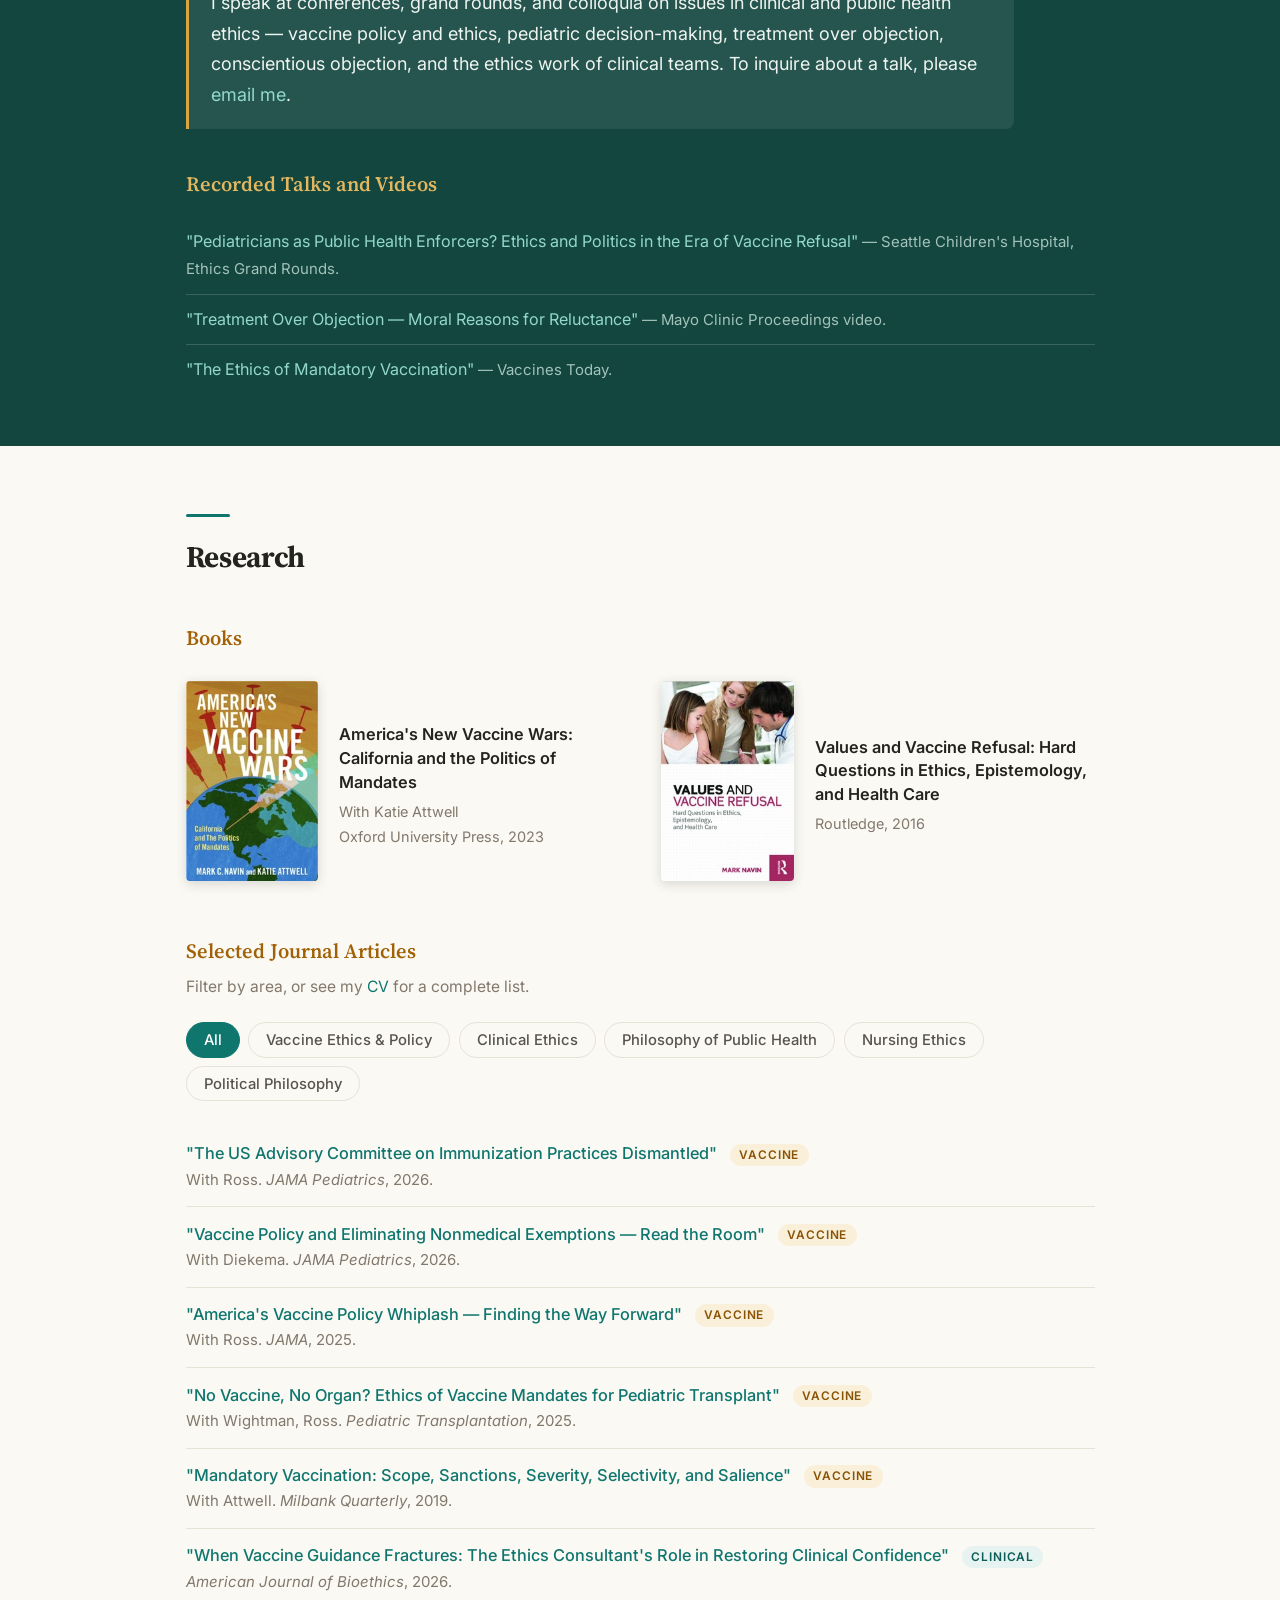
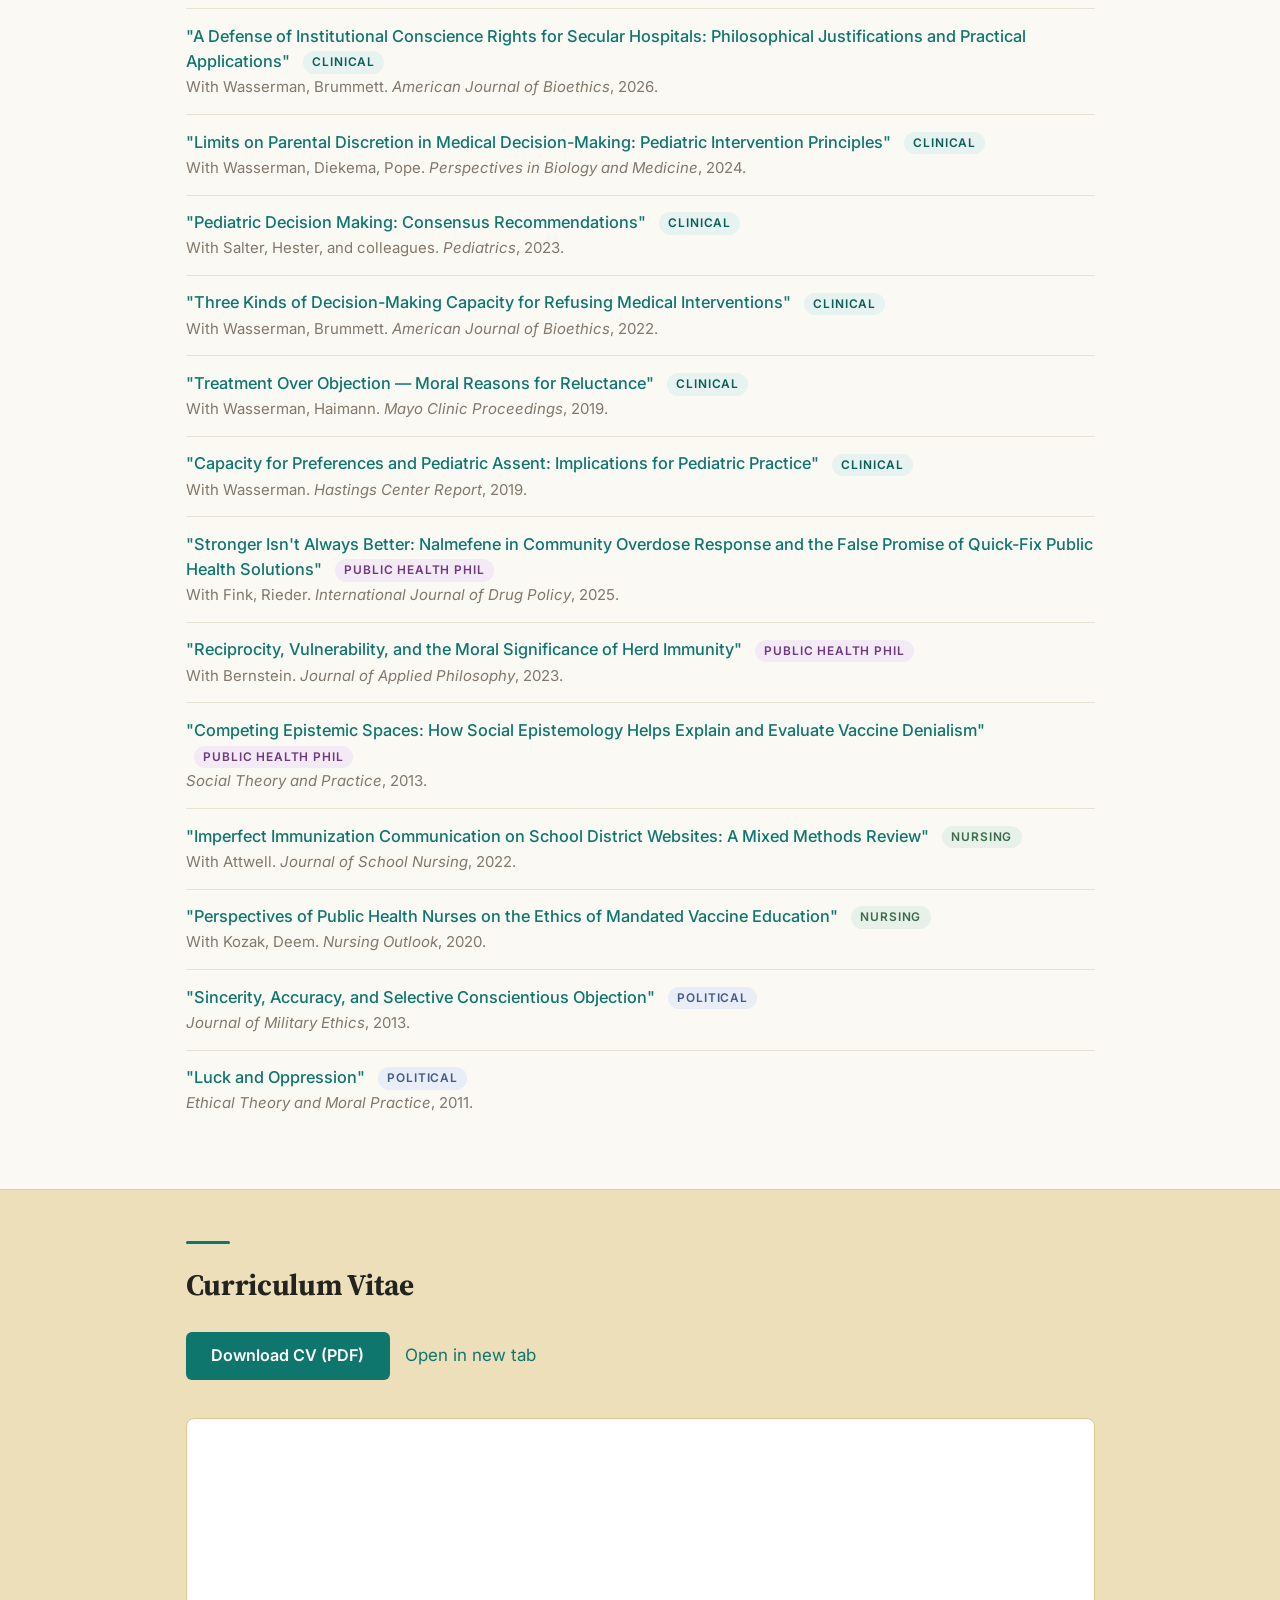
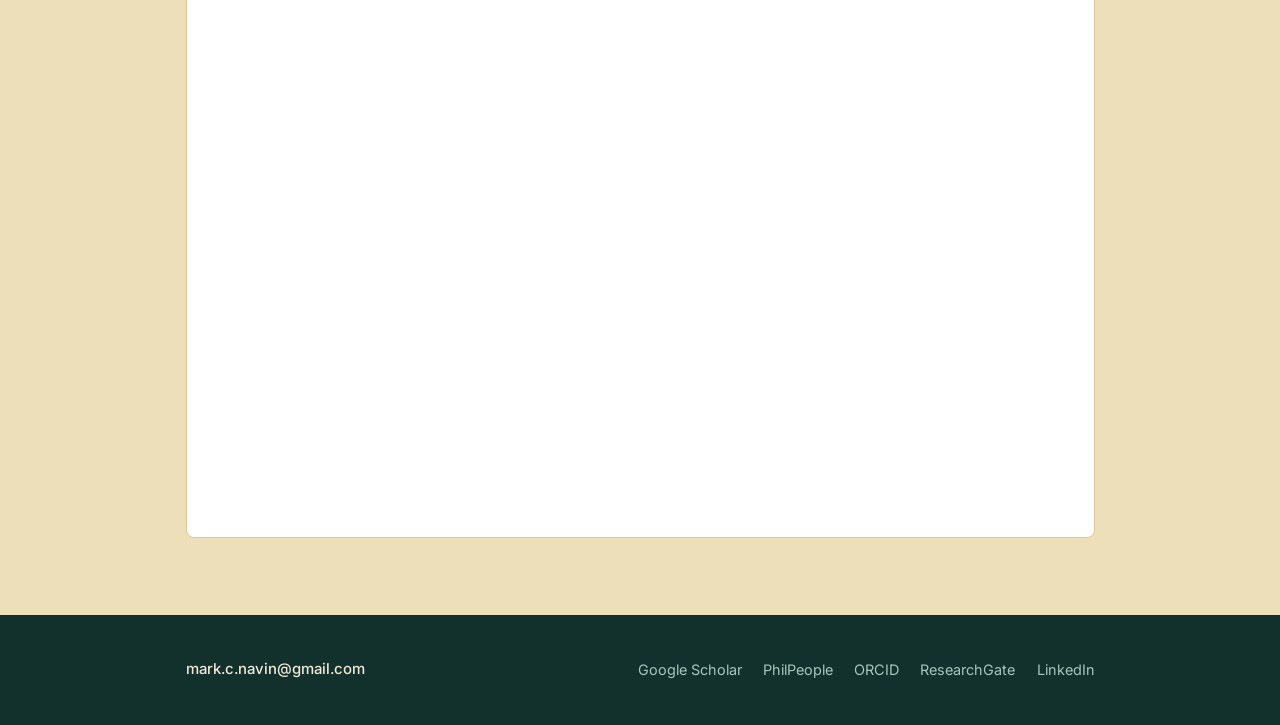
<file: research.html>
<!DOCTYPE html>
<html lang="en">
<head>
    <meta charset="UTF-8">
    <title>Research — Mark C. Navin</title>
    <link rel="canonical" href="https://markcnavin.com/#research">
    <meta http-equiv="refresh" content="0; url=/#research">
    <script>window.location.replace('/#research');</script>
</head>
<body>
    <p>Redirecting to <a href="/#research">markcnavin.com/#research</a>…</p>
</body>
</html>
</file>
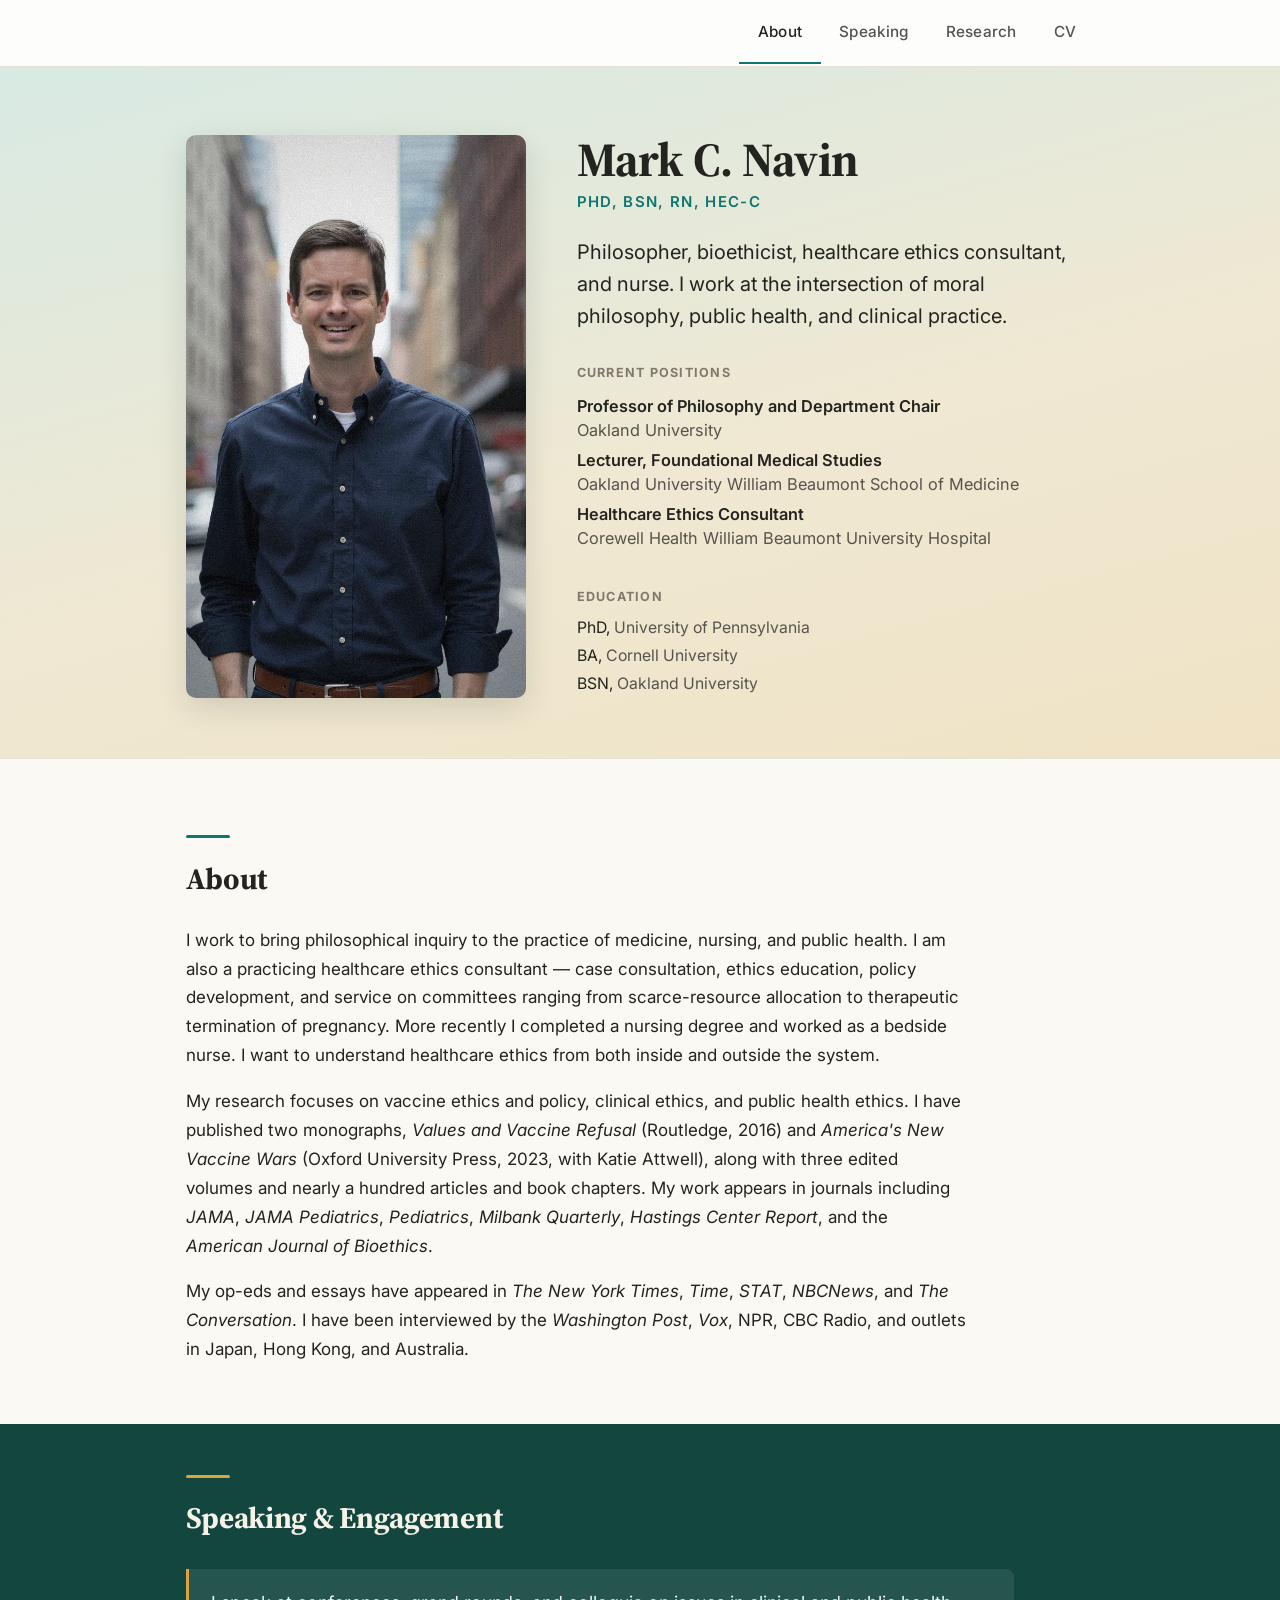
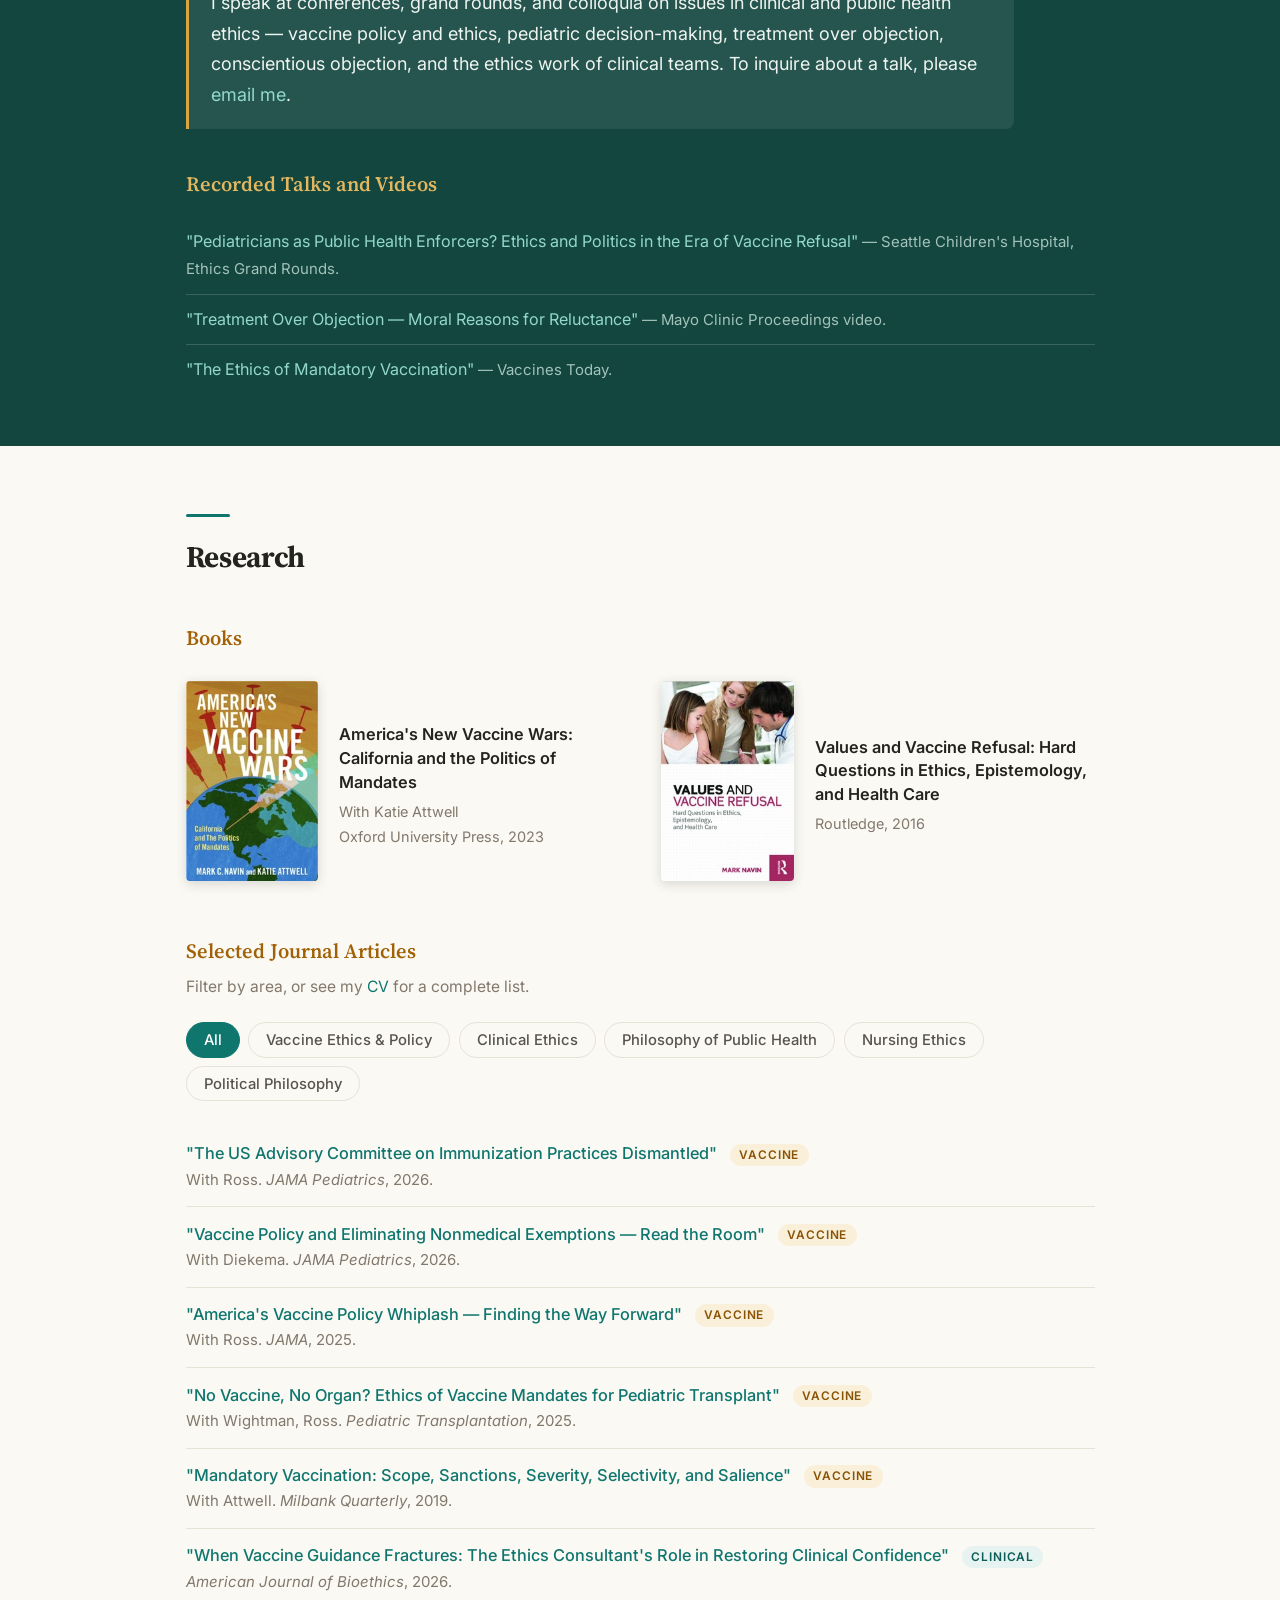
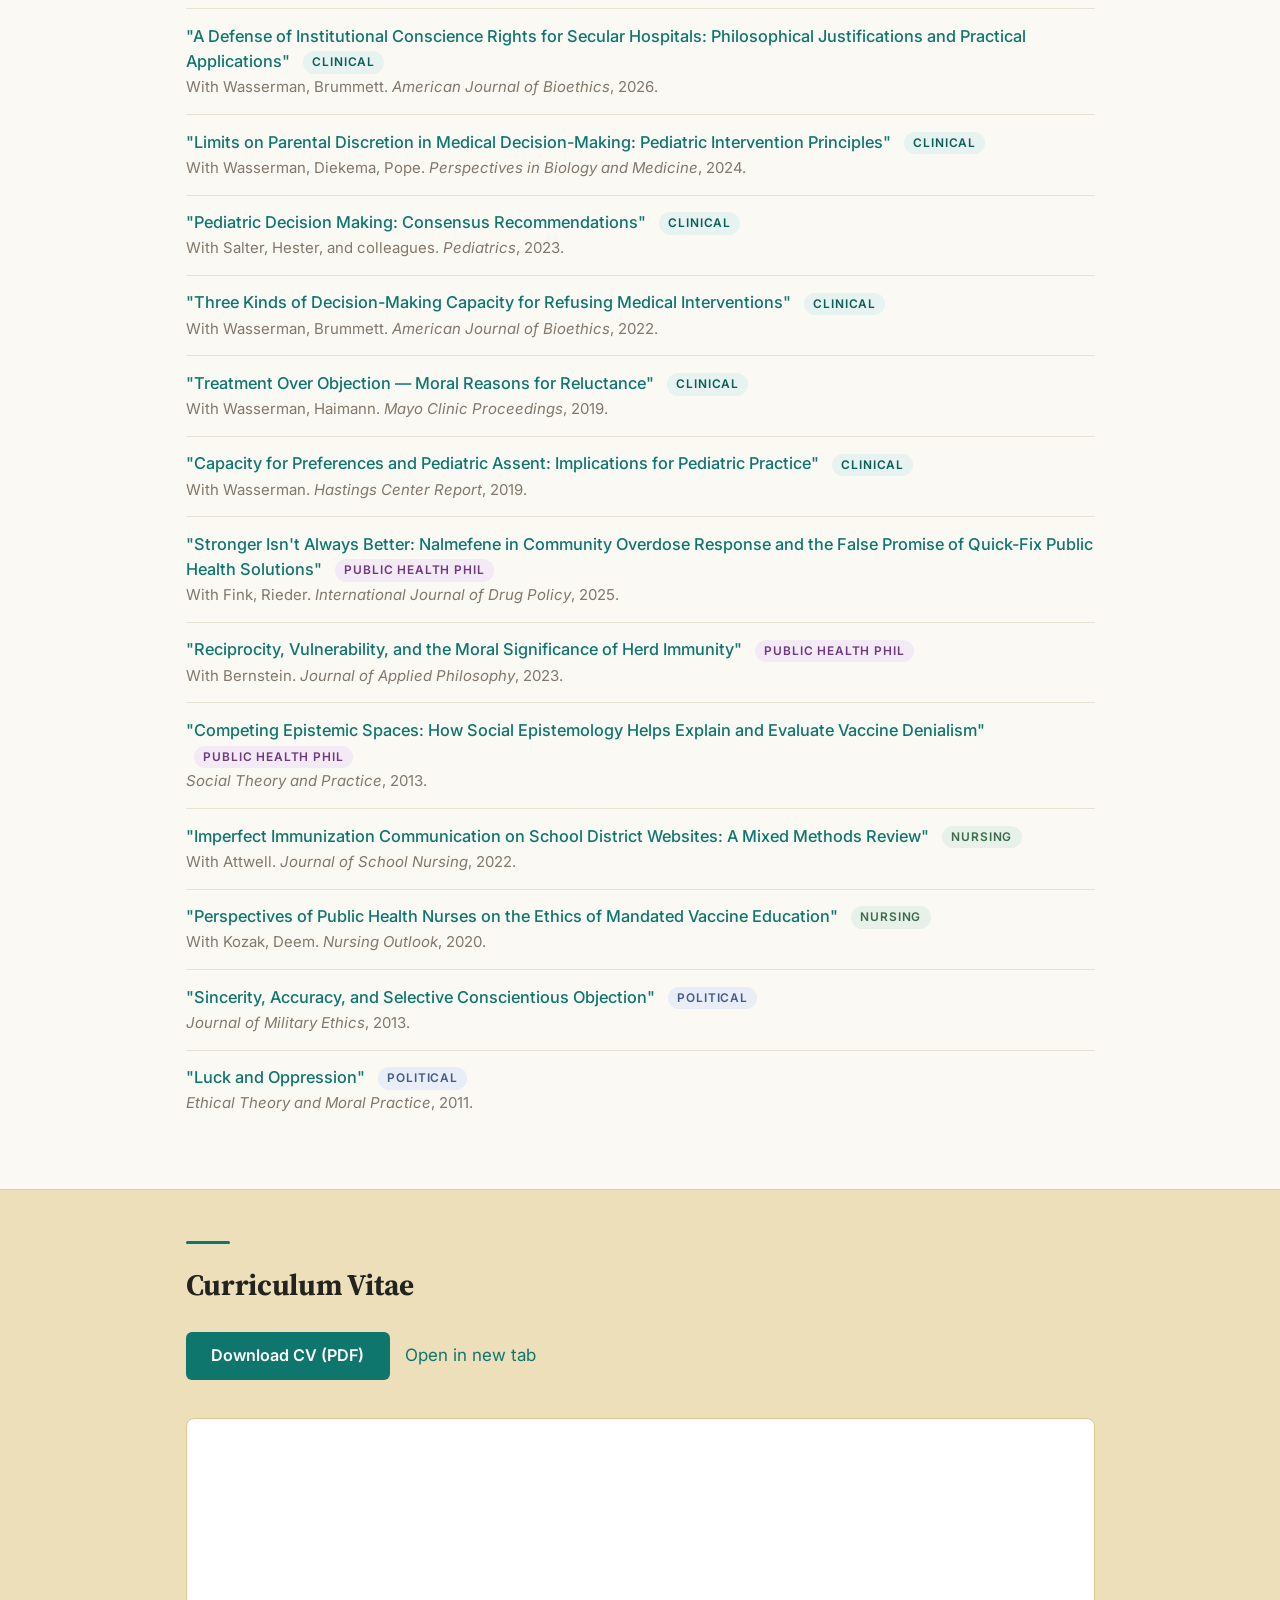
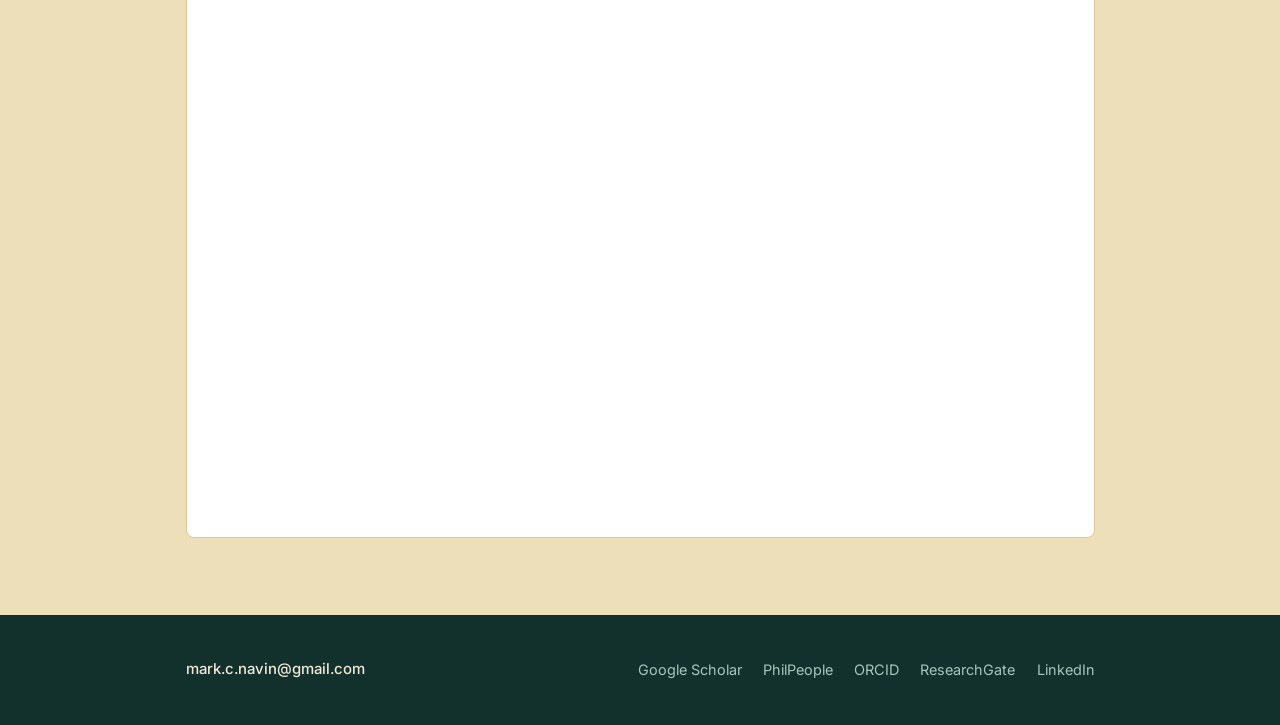
<file: teaching.html>
<!DOCTYPE html>
<html lang="en">
<head>
    <meta charset="UTF-8">
    <title>Mark C. Navin</title>
    <link rel="canonical" href="https://markcnavin.com/">
    <meta http-equiv="refresh" content="0; url=/">
    <script>window.location.replace('/');</script>
</head>
<body>
    <p>Redirecting to <a href="/">markcnavin.com</a>…</p>
</body>
</html>
</file>
<file: style.css>
/* =====================================================
   markcnavin.com — clean editorial theme
   Palette:
     --ink        #1b2228   (primary text)
     --ink-soft   #4b5560   (secondary text)
     --ink-faint  #7a838d   (meta text)
     --accent     #0f766e   (deep teal)
     --accent-dk  #0b5d57   (teal hover)
     --accent-bg  #e9f4f2   (teal tint)
     --bg         #fdfdfc   (page)
     --bg-alt     #f4f6f5   (bands)
     --line       #e4e7e6   (borders)
   ===================================================== */

:root {
    --ink: #23241f;
    --ink-soft: #57534e;
    --ink-faint: #82786c;
    --accent: #0f766e;
    --accent-dk: #0b5d57;
    --accent-bg: #e7f3f0;
    --warm: #a16207;
    --warm-bg: #faf0d9;
    --bg: #fbf9f4;
    --bg-alt: #f4f0e7;
    --line: #e7e2d6;
}

/* ===== RESET & BASE ===== */
*, *::before, *::after {
    box-sizing: border-box;
    margin: 0;
    padding: 0;
}

html {
    font-size: 17px;
    scroll-behavior: smooth;
    scroll-padding-top: 70px;
}

body {
    font-family: 'Inter', -apple-system, BlinkMacSystemFont, 'Segoe UI', Roboto, sans-serif;
    color: var(--ink);
    background-color: var(--bg);
    line-height: 1.7;
    -webkit-font-smoothing: antialiased;
    font-size: 1rem;
}

/* ===== TYPOGRAPHY ===== */
h1, h2, h3 {
    font-family: 'Source Serif 4', 'Source Serif Pro', Georgia, 'Times New Roman', serif;
}

h1 {
    font-size: 2rem;
    font-weight: 700;
    color: var(--ink);
    margin-bottom: 0.25rem;
    letter-spacing: -0.015em;
}

h2 {
    font-size: 1.75rem;
    font-weight: 700;
    color: var(--ink);
    margin-top: 4rem;
    margin-bottom: 1.25rem;
    letter-spacing: -0.01em;
    position: relative;
    padding-top: 1.1rem;
}

h2::before {
    content: "";
    position: absolute;
    top: 0;
    left: 0;
    width: 44px;
    height: 3px;
    background: var(--accent);
    border-radius: 2px;
}

h3 {
    font-size: 1.2rem;
    font-weight: 600;
    color: var(--warm);
    margin-top: 2.25rem;
    margin-bottom: 0.85rem;
}

p {
    margin-bottom: 1rem;
}

a {
    color: var(--accent);
    text-decoration: none;
    border-bottom: 1px solid transparent;
    transition: border-color 0.2s, color 0.2s;
}

a:hover {
    color: var(--accent-dk);
    border-bottom-color: var(--accent-dk);
}

.section-note {
    font-size: 0.92rem;
    color: var(--ink-faint);
    margin-top: -0.5rem;
    margin-bottom: 1rem;
}

/* ===== LAYOUT ===== */
.container {
    max-width: 960px;
    margin: 0 auto;
    padding: 0 1.5rem;
}

/* ===== NAVIGATION ===== */
nav {
    background-color: rgba(253, 253, 252, 0.92);
    backdrop-filter: blur(8px);
    -webkit-backdrop-filter: blur(8px);
    border-bottom: 1px solid var(--line);
    position: sticky;
    top: 0;
    z-index: 100;
}

nav .container {
    display: flex;
    align-items: center;
    justify-content: space-between;
    padding-top: 0;
    padding-bottom: 0;
}

.nav-name {
    font-family: 'Source Serif 4', Georgia, serif;
    font-weight: 700;
    font-size: 1.12rem;
    color: var(--ink);
    text-decoration: none;
    border-bottom: none;
    padding: 1rem 0;
    opacity: 0;
    transform: translateY(-4px);
    transition: opacity 0.2s ease, transform 0.2s ease;
    pointer-events: none;
}

body.has-scrolled .nav-name {
    opacity: 1;
    transform: translateY(0);
    pointer-events: auto;
}

.nav-name:hover {
    color: var(--accent);
    border-bottom: none;
}

.nav-links {
    display: flex;
    list-style: none;
    gap: 0;
}

.nav-links a {
    display: block;
    padding: 1rem 1.1rem;
    font-size: 0.9rem;
    font-weight: 500;
    letter-spacing: 0.01em;
    color: var(--ink-soft);
    text-decoration: none;
    border-bottom: 2px solid transparent;
    transition: color 0.2s, border-color 0.2s;
}

.nav-links a:hover {
    color: var(--ink);
    border-bottom-color: var(--accent);
}

.nav-links a.active {
    color: var(--ink);
    border-bottom-color: var(--accent);
}

/* Mobile hamburger */
.nav-toggle {
    display: none;
    background: none;
    border: none;
    cursor: pointer;
    padding: 0.5rem;
}

.nav-toggle span {
    display: block;
    width: 22px;
    height: 2px;
    background: var(--ink);
    margin: 5px 0;
    transition: 0.3s;
}

/* ===== HERO ===== */
.hero {
    background: linear-gradient(165deg, #d8eae3 0%, #efe8d3 55%, #f0e3c5 100%);
    padding: 4rem 0 3.5rem;
    margin-bottom: 2.5rem;
    border-bottom: 1px solid var(--line);
}

.about-header {
    display: grid;
    grid-template-columns: minmax(280px, 340px) 1fr;
    gap: 3rem;
    align-items: stretch;
    margin: 0;
}

.headshot-frame {
    width: 100%;
    max-width: 340px;
    height: 100%;
    min-height: 460px;
    border-radius: 10px;
    overflow: hidden;
    box-shadow: 0 10px 30px rgba(20, 35, 40, 0.14);
}

.headshot {
    width: 100%;
    height: 100%;
    object-fit: cover;
    object-position: center 22%;
    display: block;
}

.about-intro {
    display: flex;
    flex-direction: column;
    justify-content: center;
}

.about-intro h1 {
    margin-bottom: 0.3rem;
    font-size: 2.8rem;
    line-height: 1.05;
    white-space: nowrap;
}

.postnominals {
    font-family: 'Inter', sans-serif;
    font-size: 0.88rem;
    font-weight: 600;
    color: var(--accent);
    letter-spacing: 0.09em;
    text-transform: uppercase;
    margin-bottom: 1.2rem;
}

.summary-statement {
    font-size: 1.18rem;
    line-height: 1.6;
    font-weight: 400;
    color: var(--ink);
    margin-bottom: 1.75rem;
    max-width: 34em;
}

.hero-positions {
    margin-bottom: 1.25rem;
}

.hero-positions .label,
.hero-degrees .label {
    font-size: 0.74rem;
    font-weight: 700;
    text-transform: uppercase;
    letter-spacing: 0.1em;
    color: var(--ink-faint);
    margin-bottom: 0.45rem;
    display: block;
}

.hero-positions ul {
    list-style: none;
    padding: 0;
    margin: 0 0 0.75rem 0;
}

.hero-positions li {
    font-size: 0.96rem;
    line-height: 1.5;
    color: var(--ink);
    padding: 0.15rem 0;
}

.hero-positions .role {
    font-weight: 600;
}

.hero-positions .inst,
.hero-degrees li .inst {
    color: var(--ink-soft);
}

.hero-degrees {
    font-size: 0.93rem;
    color: var(--ink);
    line-height: 1.55;
}

.hero-degrees ul {
    list-style: none;
    padding: 0;
    margin: 0;
}

.hero-degrees li {
    padding: 0.1rem 0;
}

/* ===== ABOUT BIO ===== */
.about-bio {
    margin: 0;
}

.about-bio h2 {
    margin-top: 1.5rem;
}

.about-bio p {
    max-width: 46em;
}

/* ===== SPEAKING / ENGAGEMENT ===== */
.availability {
    font-size: 1.06rem;
    line-height: 1.7;
    background-color: var(--accent-bg);
    border-left: 3px solid var(--accent);
    padding: 1.1rem 1.35rem;
    margin: 1.5rem 0 2rem;
    border-radius: 0 8px 8px 0;
    max-width: 46em;
}

.writing-list {
    list-style: none;
    padding: 0;
}

.writing-list li {
    padding: 0.65rem 0;
    border-bottom: 1px solid var(--line);
    font-size: 0.95rem;
}

.writing-list li:last-child {
    border-bottom: none;
}

/* ===== RESEARCH ===== */
.books {
    display: flex;
    gap: 2.5rem;
    margin: 1.5rem 0 2.5rem;
    flex-wrap: wrap;
}

.book {
    display: flex;
    gap: 1.25rem;
    flex: 1 1 360px;
}

.book img {
    height: 200px;
    width: auto;
    border-radius: 4px;
    box-shadow: 0 3px 12px rgba(20, 35, 40, 0.16);
    transition: transform 0.2s, box-shadow 0.2s;
}

.book img:hover {
    transform: translateY(-3px);
    box-shadow: 0 8px 20px rgba(20, 35, 40, 0.2);
}

.book-info {
    display: flex;
    flex-direction: column;
    justify-content: center;
}

.book-info .book-title {
    font-weight: 600;
    font-size: 0.96rem;
    color: var(--ink);
    line-height: 1.45;
    margin-bottom: 0.35rem;
}

.book-info .book-meta {
    font-size: 0.85rem;
    color: var(--ink-faint);
}

/* Filter buttons */
.pub-filters {
    display: flex;
    flex-wrap: wrap;
    gap: 0.5rem;
    margin: 1.25rem 0 1.5rem;
}

.pub-filter {
    background: transparent;
    border: 1px solid var(--line);
    color: var(--ink-soft);
    padding: 0.45rem 1rem;
    border-radius: 999px;
    font-family: inherit;
    font-size: 0.87rem;
    font-weight: 500;
    cursor: pointer;
    transition: background-color 0.15s, color 0.15s, border-color 0.15s;
}

.pub-filter:hover {
    border-color: var(--accent);
    color: var(--accent-dk);
}

.pub-filter.is-active {
    background-color: var(--accent);
    border-color: var(--accent);
    color: #ffffff;
}

.pub-list {
    list-style: none;
    padding: 0;
}

.pub-list li {
    padding: 0.85rem 0;
    border-bottom: 1px solid var(--line);
    font-size: 0.96rem;
    line-height: 1.55;
}

.pub-list li:last-child {
    border-bottom: none;
}

.pub-list li.is-hidden {
    display: none;
}

.pub-title {
    color: var(--ink);
    font-weight: 500;
}

.pub-meta {
    color: var(--ink-faint);
    font-size: 0.88rem;
}

.pub-cat {
    display: inline-block;
    font-size: 0.7rem;
    font-weight: 600;
    text-transform: uppercase;
    letter-spacing: 0.07em;
    color: var(--accent-dk);
    background: var(--accent-bg);
    padding: 0.12rem 0.55rem;
    border-radius: 999px;
    margin-left: 0.5rem;
    vertical-align: middle;
}

/* Per-category chip colors */
.pub-list li[data-cat="vaccine"] .pub-cat {
    color: #8a5306;
    background: var(--warm-bg);
}

.pub-list li[data-cat="phil"] .pub-cat {
    color: #6d3a7e;
    background: #f3eaf6;
}

.pub-list li[data-cat="nursing"] .pub-cat {
    color: #3c6b4b;
    background: #e7f1e9;
}

.pub-list li[data-cat="political"] .pub-cat {
    color: #44598a;
    background: #e9edf7;
}

/* ===== CV ===== */
.cv-actions {
    margin: 1rem 0 1.25rem;
    display: flex;
    gap: 0.9rem;
    flex-wrap: wrap;
    align-items: center;
}

.cv-download {
    display: inline-block;
    padding: 0.6rem 1.5rem;
    background-color: var(--accent);
    color: #ffffff;
    border-radius: 6px;
    font-weight: 600;
    font-size: 0.95rem;
    border-bottom: none;
    transition: background-color 0.2s;
}

.cv-download:hover {
    background-color: var(--accent-dk);
    border-bottom: none;
    color: #ffffff;
}

.cv-embed {
    width: 100%;
    height: 80vh;
    border: 1px solid var(--line);
    border-radius: 8px;
    margin: 1rem 0;
    background: #fff;
}

/* ===== SECTION SPACING & BANDS ===== */
.page-content section {
    scroll-margin-top: 70px;
}

.page-content {
    padding-top: 0.5rem;
    padding-bottom: 0;
}

.band {
    margin-top: 3.5rem;
    padding: 0.5rem 0 3rem;
}

.band h2:first-child,
.band .container > h2:first-child {
    margin-top: 2.5rem;
}

.band-teal {
    background-color: #12463f;
    color: #d7e6e0;
}

.band-teal h2 {
    color: #f6f2e7;
}

.band-teal h2::before {
    background: #d9a441;
}

.band-teal h3 {
    color: #e3b75f;
}

.band-teal a {
    color: #93d8cb;
}

.band-teal a:hover {
    color: #c2ece2;
    border-bottom-color: #c2ece2;
}

.band-teal .availability {
    background-color: rgba(255, 255, 255, 0.08);
    border-left-color: #d9a441;
    color: #eef4f0;
}

.band-teal .writing-list li {
    border-bottom-color: rgba(255, 255, 255, 0.16);
}

.band-teal .pub-meta {
    color: #a3c2ba;
}

.band-sand {
    background-color: #eddfba;
    border-top: 1px solid #e0cf9e;
    margin-bottom: 0;
}

.band-sand .cv-embed {
    border-color: #dcc98f;
}

/* ===== FOOTER ===== */
footer {
    margin-top: 0;
    padding: 2.5rem 0;
    border-top: none;
    font-size: 0.88rem;
    color: #a8c4bd;
    background-color: #12312d;
}

footer .container {
    display: flex;
    justify-content: space-between;
    align-items: center;
    flex-wrap: wrap;
    gap: 1rem;
}

.footer-contact a {
    color: #f0e9d8;
    font-weight: 500;
}

.footer-contact a:hover {
    color: #ffffff;
    border-bottom-color: #ffffff;
}

.footer-profiles {
    display: flex;
    gap: 1.25rem;
    flex-wrap: wrap;
}

.footer-profiles a {
    color: #a8c4bd;
    font-size: 0.85rem;
    border-bottom: none;
}

.footer-profiles a:hover {
    color: #ffffff;
}

/* ===== RESPONSIVE ===== */
@media (max-width: 820px) {
    html { font-size: 16px; }

    .nav-toggle {
        display: block;
    }

    .nav-links {
        display: none;
        position: absolute;
        top: 100%;
        left: 0;
        right: 0;
        background: var(--bg);
        flex-direction: column;
        border-bottom: 1px solid var(--line);
        box-shadow: 0 4px 12px rgba(20, 35, 40, 0.06);
    }

    .nav-links.open {
        display: flex;
    }

    .nav-links a {
        padding: 0.9rem 1.5rem;
        border-bottom: none;
    }

    .hero {
        padding: 2.5rem 0 2rem;
    }

    .about-header {
        grid-template-columns: 1fr;
        gap: 1.5rem;
        text-align: left;
        align-items: stretch;
    }

    .headshot-frame {
        max-width: 280px;
        min-height: 0;
        height: auto;
        aspect-ratio: 4 / 5;
        margin: 0 auto;
    }

    .about-intro h1 {
        font-size: 2.2rem;
        text-align: center;
        white-space: normal;
    }

    .postnominals {
        text-align: center;
    }

    .summary-statement {
        text-align: left;
    }

    h2 {
        margin-top: 3rem;
        font-size: 1.5rem;
    }

    .books {
        flex-direction: column;
        gap: 1.5rem;
    }

    footer .container {
        flex-direction: column;
        text-align: center;
    }
}
</file>
